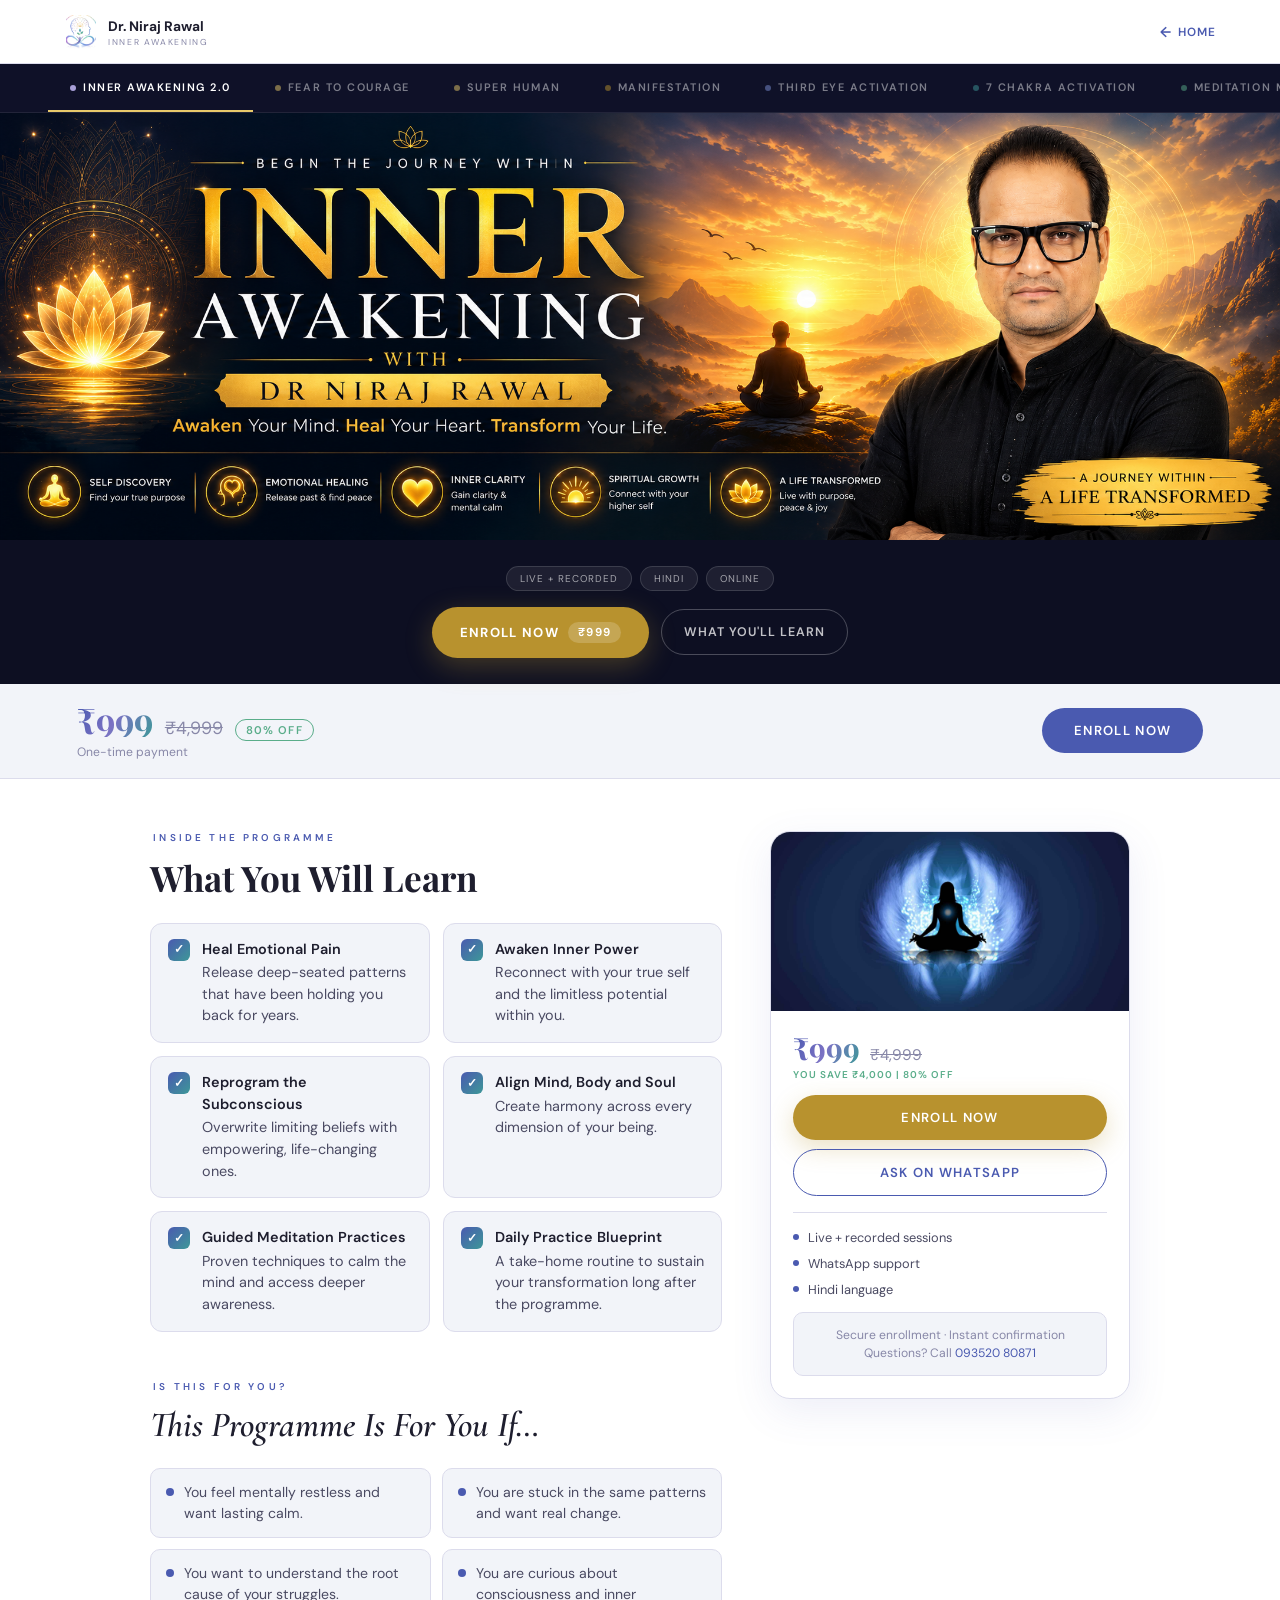
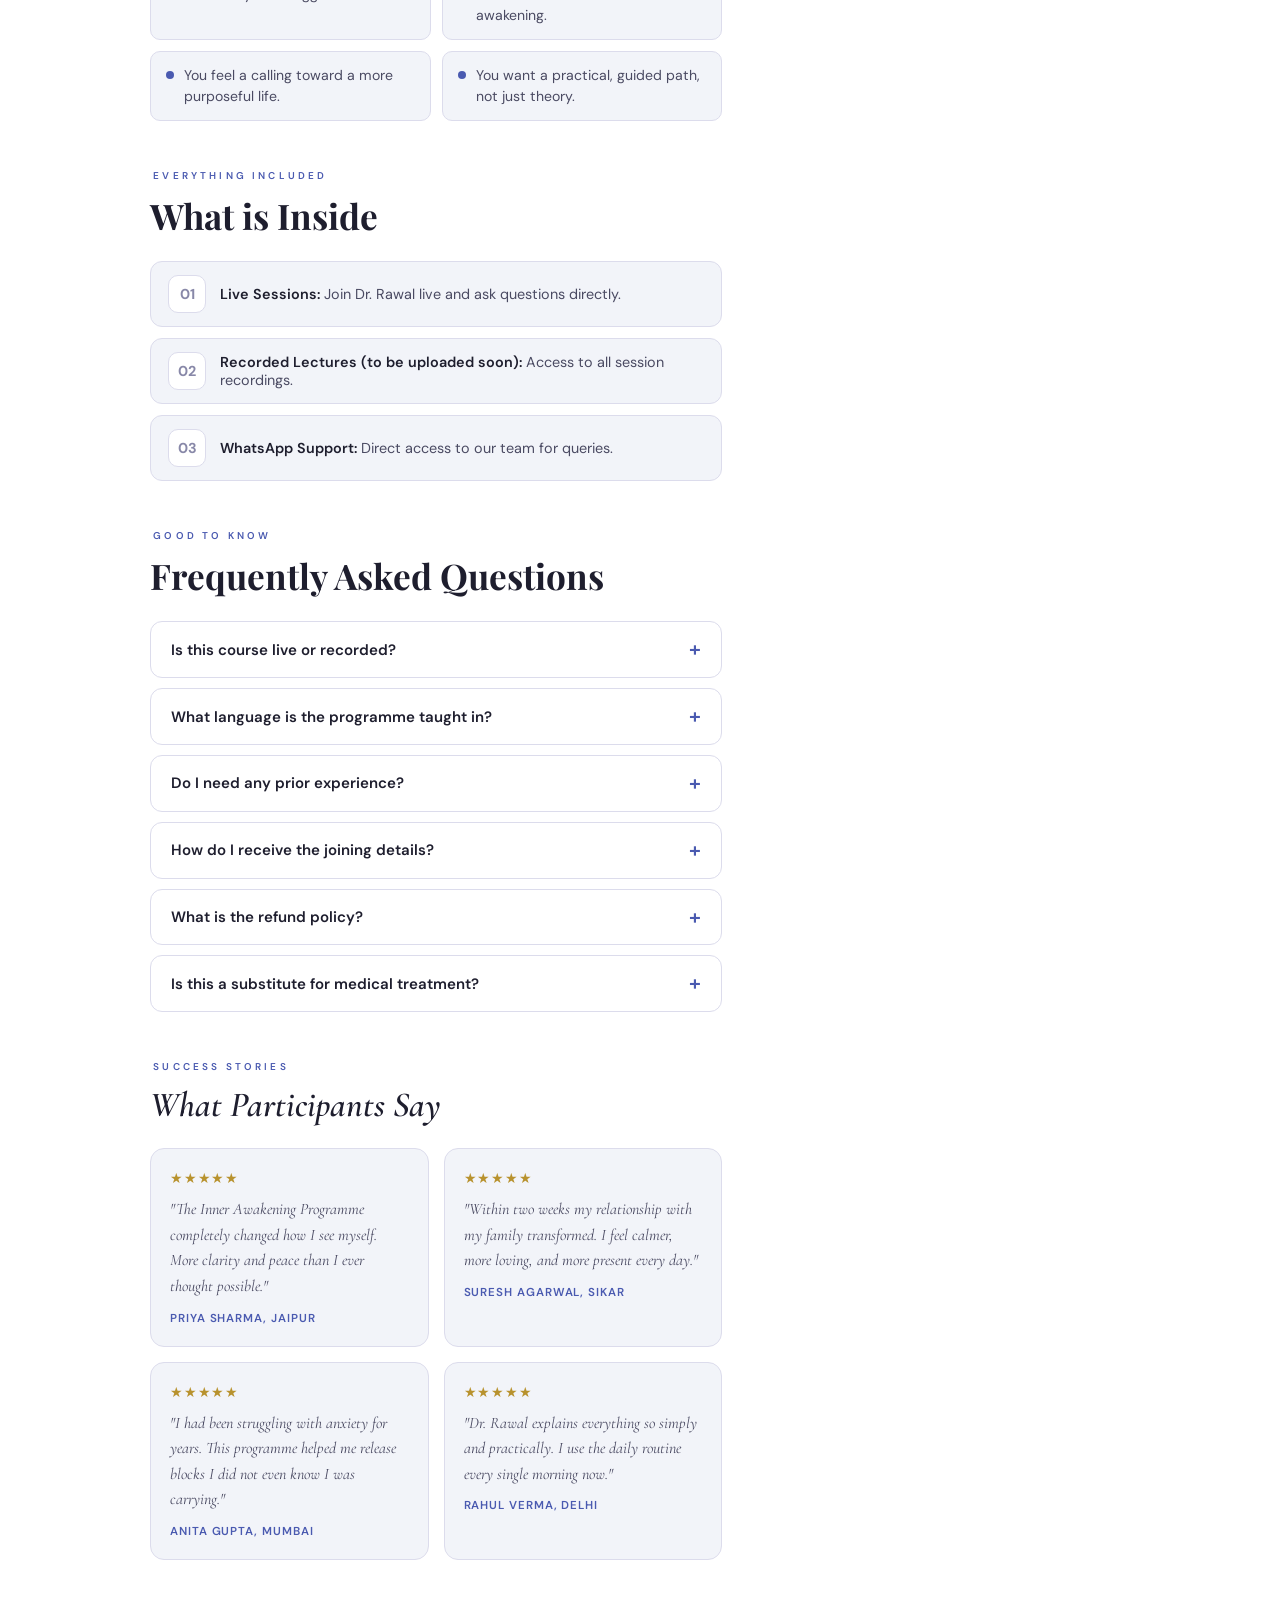
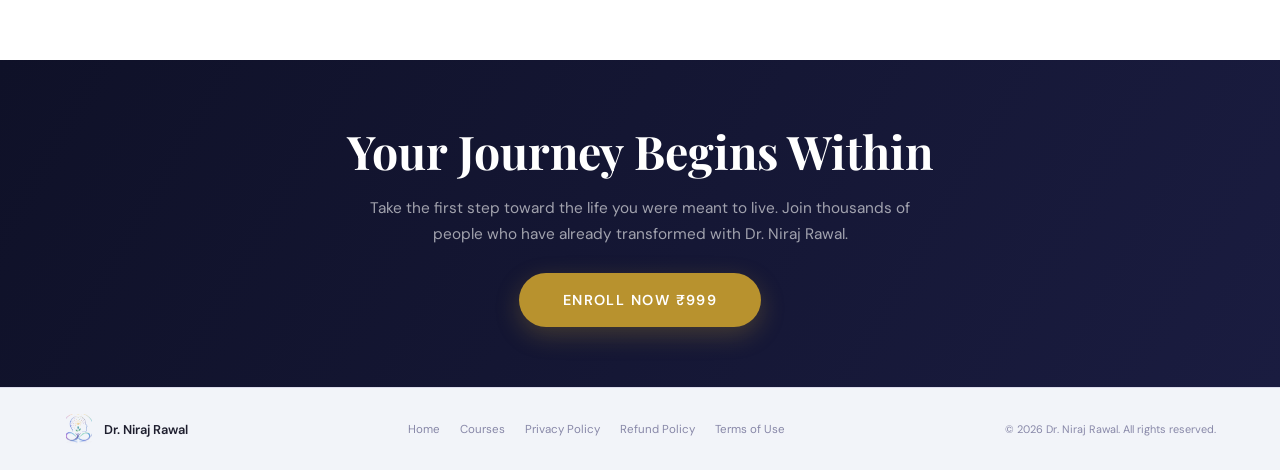
<file: course.html>
<!DOCTYPE html>
<html lang="en">
<head>
<meta charset="UTF-8"/>
<meta name="viewport" content="width=device-width, initial-scale=1.0"/>
<title>Courses | Dr. Niraj Rawal</title>
<link rel="preconnect" href="https://fonts.googleapis.com">
<link rel="preconnect" href="https://fonts.gstatic.com" crossorigin>
<link href="https://fonts.googleapis.com/css2?family=DM+Sans:ital,wght@0,300;0,400;0,500;0,600;0,700;1,400&family=Playfair+Display:ital,wght@0,700;1,400;1,700&family=Cormorant+Garamond:ital,wght@0,600;1,400;1,600&display=swap" rel="stylesheet">
<style>
/* ── TOKENS ── */
:root{
  --white:#ffffff;--bg:#f8f9fc;--bg-soft:#f2f4f9;
  --gold:#b8922e;--gold-light:#e8c96a;
  --periw:#4a5ab0;--periw-mid:#5c6bc0;--lavender:#7b72c4;
  --teal:#3d9898;--mint:#5aad8a;
  --dark:#0f1128;--dark2:#1a1c40;
  --text:#1e1e2e;--text-mid:#4a4a62;--text-soft:#8888a8;
  --border:#dcdcec;
  --grad:linear-gradient(120deg,#4a5ab0,#7b72c4,#3d9898);
}
*,*::before,*::after{margin:0;padding:0;box-sizing:border-box;}
html{scroll-behavior:smooth;}
body{background:var(--white);color:var(--text);font-family:'DM Sans',sans-serif;-webkit-font-smoothing:antialiased;}
img{display:block;max-width:100%;}
a{text-decoration:none;color:inherit;}
::selection{background:#c5caee;color:var(--text);}

/* ── NAV ── */
.nav{
  position:sticky;top:0;z-index:200;
  background:rgba(255,255,255,.97);backdrop-filter:blur(14px);
  border-bottom:1px solid var(--border);
  display:flex;align-items:center;justify-content:space-between;
  padding:0 clamp(18px,5vw,64px);height:64px;
}
.nav-brand{display:flex;align-items:center;gap:10px;}
.nav-logo{width:34px;height:34px;object-fit:contain;}
.nav-brand strong{font-size:.86rem;font-weight:700;color:var(--text);}
.nav-brand span{display:block;font-size:.54rem;letter-spacing:.2em;text-transform:uppercase;color:var(--text-soft);}
.nav-back{font-size:.74rem;font-weight:600;letter-spacing:.08em;text-transform:uppercase;color:var(--periw);display:flex;align-items:center;gap:6px;transition:.25s;}
.nav-back:hover{color:var(--dark);}
.nav-back::before{content:'←';font-size:.9rem;}

/* ── COURSE SELECTOR BAR ── */
.course-selector{
  position:sticky;top:64px;z-index:190;
  background:var(--dark);
  border-bottom:1px solid rgba(255,255,255,.08);
  overflow-x:auto;scrollbar-width:none;
  -webkit-overflow-scrolling:touch;
}
.course-selector::-webkit-scrollbar{display:none;}
.selector-inner{
  display:flex;align-items:stretch;
  min-width:max-content;
  padding:0 clamp(12px,4vw,48px);
}
.sel-btn{
  background:none;border:none;cursor:pointer;
  font-family:'DM Sans',sans-serif;font-size:.68rem;font-weight:600;
  letter-spacing:.14em;text-transform:uppercase;
  color:rgba(255,255,255,.45);
  padding:16px 22px;border-bottom:2px solid transparent;
  transition:.25s;white-space:nowrap;position:relative;
}
.sel-btn:hover{color:rgba(255,255,255,.8);}
.sel-btn.active{color:var(--white);border-bottom-color:var(--gold-light);}
.sel-btn .sel-dot{
  display:inline-block;width:6px;height:6px;border-radius:50%;
  margin-right:7px;vertical-align:middle;background:currentColor;opacity:.5;
}
.sel-btn.active .sel-dot{opacity:1;}

/* ── BUTTONS (non-hero) ── */
.btn{font-family:'DM Sans',sans-serif;font-size:.82rem;font-weight:600;letter-spacing:.1em;text-transform:uppercase;padding:14px 32px;border-radius:30px;cursor:pointer;border:none;display:inline-block;transition:.3s;text-align:center;}
.btn-primary{background:var(--periw);color:var(--white);}
.btn-primary:hover{background:var(--periw-mid);transform:translateY(-2px);box-shadow:0 8px 24px rgba(74,90,176,.3);}
.btn-gold{background:var(--gold);color:var(--white);box-shadow:0 8px 24px rgba(184,146,46,.28);}
.btn-gold:hover{background:var(--gold-light);color:var(--dark);transform:translateY(-2px);}
.btn-periw{background:var(--periw);color:var(--white);}
.btn-periw:hover{background:var(--periw-mid);transform:translateY(-2px);}
.btn-teal{background:var(--teal);color:var(--white);}
.btn-teal:hover{background:#4db8b8;transform:translateY(-2px);box-shadow:0 8px 24px rgba(61,152,152,.3);}
.btn-lavender{background:var(--lavender);color:var(--white);}
.btn-lavender:hover{background:#9089d4;transform:translateY(-2px);}
.btn-mint{background:var(--mint);color:var(--white);}
.btn-mint:hover{background:#6dc49a;transform:translateY(-2px);}
.btn-outline{background:none;border:1.5px solid var(--periw);color:var(--periw);}
.btn-outline:hover{background:var(--periw);color:var(--white);}
.btn-lg{padding:18px 44px;font-size:.9rem;}

/* ── COURSE PANELS ── */
.course-panel{display:none;}
.course-panel.active{display:block;}

/* ════════════════════════════════════════
   HERO, REDESIGNED
════════════════════════════════════════ */
.course-hero{
  position:relative;
  overflow:hidden;
  min-height:480px;
  display:flex;
  flex-direction:row;
}

/* text column, solid background, fully readable, no image behind it */
.course-hero-inner{
  position:relative;
  z-index:2;
  padding:52px clamp(24px,5vw,64px) 104px;
  flex:1 1 auto;
  min-width:0;
  display:flex;
  flex-direction:column;
  justify-content:center;
}

/* image column, fixed-size box so every image displays at the same size */
.course-hero-bg{
  position:relative;
  flex:0 0 420px;
  width:420px;
  height:420px;
  margin:32px;
  align-self:center;
}
.course-hero-bg img{
  width:100%;height:100%;
  object-fit:cover;
  object-position:center center;
  display:block;
  border-radius:18px;
}

@media(max-width:980px){
  .course-hero-bg{flex-basis:320px;width:320px;height:320px;}
}

@media(max-width:820px){
  .course-hero{flex-direction:column;}
  .course-hero-bg{order:-1;width:240px;height:240px;flex-basis:240px;margin:24px auto 0;}
  .course-hero-inner{flex:1 1 auto;padding-bottom:104px;}
}

/* eyebrow */
.course-hero-eyebrow{
  display:flex;align-items:center;gap:10px;margin-bottom:18px;
}
.course-hero-eyebrow-line{
  width:28px;height:2px;border-radius:2px;flex-shrink:0;
}
.course-hero-eyebrow span{
  font-size:.6rem;font-weight:700;letter-spacing:.28em;text-transform:uppercase;
}

/* headline */
.course-hero h1{
  font-family:'Playfair Display',serif;
  font-weight:700;
  font-size:clamp(2.3rem,5.5vw,3.5rem);
  line-height:1.04;
  color:var(--white);
  margin:0 0 6px;
}
.course-hero h1 em{
  display:block;font-style:italic;color:var(--gold-light);
}
.course-hero h1 em.ac-teal{color:#6bc4c4;}
.course-hero h1 em.ac-lavender{color:#b0b8e8;}
.course-hero h1 em.ac-mint{color:#8fd4b4;}

/* hook */
.course-hook{
  margin-top:14px;
  font-family:'Cormorant Garamond',serif;
  font-style:italic;
  font-size:clamp(1rem,2vw,1.2rem);
  color:rgba(255,255,255,.62);
  line-height:1.65;
  max-width:460px;
}

/* pills */
.course-meta-pills{display:flex;gap:8px;flex-wrap:wrap;margin-top:20px;}
.course-meta-pill{
  background:rgba(255,255,255,.07);
  border:1px solid rgba(255,255,255,.13);
  border-radius:20px;
  padding:5px 13px;
  font-size:.62rem;
  letter-spacing:.1em;
  text-transform:uppercase;
  color:rgba(255,255,255,.6);
}

/* CTA row */
.course-hero-ctas{display:flex;gap:12px;flex-wrap:wrap;margin-top:28px;align-items:center;}

.btn-hero-enroll{
  background:var(--gold);
  color:var(--white);
  border:none;border-radius:30px;
  padding:15px 28px;
  font-family:'DM Sans',sans-serif;
  font-size:.82rem;font-weight:700;
  letter-spacing:.1em;text-transform:uppercase;
  cursor:pointer;
  display:inline-flex;align-items:center;gap:9px;
  text-decoration:none;
  transition:.25s;
  box-shadow:0 8px 28px rgba(184,146,46,.32);
}
.btn-hero-enroll:hover{background:var(--gold-light);color:var(--dark);transform:translateY(-2px);}
.btn-hero-enroll .price-chip{
  background:rgba(255,255,255,.18);
  border-radius:20px;padding:3px 10px;
  font-size:.72rem;
}
.btn-hero-enroll.ac-teal-btn{background:var(--teal);box-shadow:0 8px 28px rgba(61,152,152,.32);}
.btn-hero-enroll.ac-teal-btn:hover{background:#4db8b8;color:var(--white);}
.btn-hero-enroll.ac-lavender-btn{background:var(--lavender);box-shadow:0 8px 28px rgba(123,114,196,.32);}
.btn-hero-enroll.ac-lavender-btn:hover{background:#9089d4;color:var(--white);}
.btn-hero-enroll.ac-mint-btn{background:var(--mint);box-shadow:0 8px 28px rgba(90,173,138,.32);}
.btn-hero-enroll.ac-mint-btn:hover{background:#6dc49a;color:var(--white);}

.btn-hero-ghost{
  background:none;
  border:1.5px solid rgba(255,255,255,.25);
  border-radius:30px;padding:14px 22px;
  font-family:'DM Sans',sans-serif;
  font-size:.78rem;font-weight:600;
  letter-spacing:.08em;text-transform:uppercase;
  color:rgba(255,255,255,.75);
  cursor:pointer;text-decoration:none;display:inline-block;transition:.25s;
}
.btn-hero-ghost:hover{border-color:rgba(255,255,255,.55);color:var(--white);}

/* circular savings badge, sits on the image column */
.course-hero-badge{
  position:absolute;top:24px;right:24px;
  z-index:3;
  width:88px;height:88px;border-radius:50%;
  background:rgba(10,12,26,.72);
  border:1px solid rgba(184,146,46,.5);
  backdrop-filter:blur(10px);
  display:flex;flex-direction:column;align-items:center;justify-content:center;
  gap:1px;text-align:center;
}
.hero-badge-save{font-size:.52rem;font-weight:700;letter-spacing:.18em;text-transform:uppercase;color:rgba(255,255,255,.45);}
.hero-badge-pct{font-family:'Playfair Display',serif;font-size:1.6rem;font-weight:700;line-height:1;}
.hero-badge-off{font-size:.58rem;font-weight:700;letter-spacing:.12em;text-transform:uppercase;}

/* stat strip anchored to bottom */
.hero-stat-strip{
  position:absolute;
  bottom:0;left:0;right:0;
  z-index:3;
  display:flex;
  background:rgba(10,12,26,.82);
  backdrop-filter:blur(14px);
  border-top:1px solid rgba(255,255,255,.07);
}
.hero-stat{
  flex:1;
  padding:14px 18px;
  border-right:1px solid rgba(255,255,255,.07);
}
.hero-stat:last-child{border-right:none;}
.hero-stat-val{
  font-family:'Playfair Display',serif;
  font-size:1.2rem;font-weight:700;line-height:1.1;
}
.hero-stat-label{
  font-size:.58rem;font-weight:600;
  letter-spacing:.12em;text-transform:uppercase;
  color:rgba(255,255,255,.4);margin-top:3px;
}

@media(max-width:820px){
  .course-hero-inner{max-width:100%;}
  .course-hero-badge{width:72px;height:72px;}
  .hero-badge-pct{font-size:1.3rem;}
  .hero-stat-val{font-size:1rem;}
  .hero-stat{padding:12px 12px;}
}
@media(max-width:500px){
  .course-hero-badge{display:none;}
  .hero-stat-label{font-size:.52rem;}
}

/* ── PHOTO-WALLPAPER HERO VARIANT (used when a finished banner image already contains the title/branding) ──
   The image is shown at its own natural aspect ratio (never cropped), and all interactive
   elements (pills, CTA buttons, stat strip) sit in a solid bar BELOW the photo so nothing
   overlaps the artwork or its baked-in text. */
.course-hero-photo{
  display:block;
  min-height:0;
  overflow:visible;
}
.course-hero-photo-img{
  width:100%;
  height:auto;
  display:block;
}
.course-hero-photo-below{
  position:relative;
  z-index:2;
  display:flex;
  flex-direction:column;
  align-items:center;
  gap:16px;
  padding:26px clamp(20px,5vw,64px);
}
.course-hero-photo .course-meta-pills{margin-top:0;justify-content:center;}
.course-hero-photo .course-hero-ctas{justify-content:center;margin-top:0;}
.course-hero-photo .hero-stat-strip{position:relative;backdrop-filter:none;}

/* ── PRICE BAND ── */
.price-band{background:var(--bg-soft);border-bottom:1px solid var(--border);padding:18px clamp(20px,6vw,80px);display:flex;align-items:center;justify-content:space-between;flex-wrap:wrap;gap:14px;}
.price-band-left{display:flex;align-items:baseline;gap:12px;flex-wrap:wrap;}
.price-now{font-family:'Playfair Display',serif;font-weight:700;font-size:2.2rem;line-height:1;}
.price-was{font-size:1.1rem;color:var(--text-soft);text-decoration:line-through;}
.price-save{font-size:.7rem;font-weight:600;letter-spacing:.1em;text-transform:uppercase;color:var(--mint);border:1px solid var(--mint);padding:3px 10px;border-radius:20px;}
.price-note{font-size:.76rem;color:var(--text-soft);margin-top:3px;}

/* ── LAYOUT ── */
.course-layout{max-width:1100px;margin:0 auto;padding:52px clamp(20px,6vw,60px);display:grid;grid-template-columns:1fr 360px;gap:48px;align-items:start;}
@media(max-width:900px){.course-layout{grid-template-columns:1fr;}.course-sidebar{order:-1;}}

/* ── MAIN CONTENT ── */
.content-block{margin-bottom:48px;}
.sec-kicker{font-size:.62rem;letter-spacing:.32em;text-transform:uppercase;font-weight:600;text-indent:.32em;margin-bottom:10px;}
.content-block h2{font-family:'Playfair Display',serif;font-weight:700;font-size:clamp(1.6rem,3.5vw,2.2rem);color:var(--text);margin-bottom:22px;}
.content-block h2.cormorant{font-family:'Cormorant Garamond',serif;font-style:italic;font-weight:600;}

/* learn grid */
.learn-grid{display:grid;grid-template-columns:1fr 1fr;gap:13px;}
@media(max-width:600px){.learn-grid{grid-template-columns:1fr;}}
.learn-item{display:flex;gap:12px;align-items:flex-start;background:var(--bg-soft);border:1px solid var(--border);border-radius:12px;padding:15px 17px;}
.learn-check{width:22px;height:22px;border-radius:6px;flex:none;display:grid;place-items:center;color:var(--white);font-size:.72rem;font-weight:700;}
.learn-item p{font-size:.9rem;color:var(--text-mid);line-height:1.5;}
.learn-item p b{display:block;color:var(--text);font-weight:600;margin-bottom:2px;}

/* who grid */
.who-grid{display:grid;grid-template-columns:1fr 1fr;gap:11px;}
@media(max-width:600px){.who-grid{grid-template-columns:1fr;}}
.who-item{display:flex;gap:10px;align-items:flex-start;padding:13px 15px;border-radius:10px;background:var(--bg-soft);border:1px solid var(--border);font-size:.88rem;color:var(--text-mid);line-height:1.5;}
.who-dot{width:8px;height:8px;border-radius:50%;flex:none;margin-top:6px;}

/* includes */
.includes-list{display:flex;flex-direction:column;gap:11px;}
.inc-item{display:flex;align-items:center;gap:14px;padding:13px 17px;border-radius:12px;background:var(--bg-soft);border:1px solid var(--border);}
.inc-icon{width:38px;height:38px;border-radius:10px;flex:none;border:1px solid var(--border);display:grid;place-items:center;font-size:.9rem;font-weight:700;color:var(--text-soft);background:var(--white);}
.inc-item span{font-size:.9rem;color:var(--text-mid);}
.inc-item b{color:var(--text);font-weight:600;}

/* chakra special list */
.chakra-list{display:flex;flex-direction:column;gap:12px;}
.chakra-item{display:flex;gap:16px;align-items:flex-start;background:var(--bg-soft);border:1px solid var(--border);border-radius:14px;padding:16px 18px;transition:.25s;}
.chakra-item:hover{box-shadow:0 6px 24px rgba(61,152,152,.1);transform:translateX(4px);}
.chakra-dot{width:38px;height:38px;border-radius:50%;flex:none;display:grid;place-items:center;font-size:.52rem;font-weight:700;letter-spacing:.04em;text-transform:uppercase;color:var(--white);text-align:center;line-height:1.2;}
.chakra-content b{display:block;font-size:.94rem;color:var(--text);font-weight:700;}
.chakra-content p{font-size:.88rem;color:var(--text-mid);line-height:1.5;margin-top:2px;}

/* FAQ */
.faq-list{display:flex;flex-direction:column;gap:10px;}
.faq-item{border:1px solid var(--border);border-radius:12px;overflow:hidden;background:var(--white);}
.faq-q{width:100%;background:none;border:none;cursor:pointer;padding:17px 20px;display:flex;justify-content:space-between;align-items:center;gap:14px;font-family:'DM Sans',sans-serif;font-size:.94rem;font-weight:600;color:var(--text);text-align:left;transition:.25s;}
.faq-q:hover{color:var(--periw);}
.faq-plus{font-size:1.3rem;flex:none;transition:transform .3s;line-height:1;color:var(--periw);}
.faq-item.open .faq-plus{transform:rotate(45deg);}
.faq-a{max-height:0;overflow:hidden;transition:max-height .35s ease;}
.faq-a p{padding:0 20px 17px;font-size:.88rem;color:var(--text-mid);line-height:1.65;}

/* testimonials */
.course-testi-grid{display:grid;grid-template-columns:1fr 1fr;gap:15px;}
@media(max-width:600px){.course-testi-grid{grid-template-columns:1fr;}}
.course-testi{background:var(--bg-soft);border:1px solid var(--border);border-radius:14px;padding:20px 19px;}
.testi-stars{color:var(--gold);font-size:.86rem;letter-spacing:.06em;margin-bottom:10px;}
.course-testi p{font-family:'Cormorant Garamond',serif;font-style:italic;font-size:1rem;color:var(--text-mid);line-height:1.6;margin-bottom:11px;}
.testi-who{font-size:.72rem;font-weight:600;letter-spacing:.08em;text-transform:uppercase;}

/* ── SIDEBAR ── */
.course-sidebar{position:sticky;top:130px;align-self:start;}
@media(max-width:900px){
  .course-sidebar{position:static;top:auto;}
}
.sidebar-card{background:var(--white);border:1px solid var(--border);border-radius:20px;overflow:hidden;box-shadow:0 12px 40px rgba(74,90,176,.1);}
.sidebar-img{width:100%;height:auto;display:block;}
.sidebar-body{padding:22px;}
.sidebar-price{display:flex;align-items:baseline;gap:10px;margin-bottom:3px;}
.sidebar-price-now{font-family:'Playfair Display',serif;font-weight:700;font-size:1.9rem;line-height:1;}
.sidebar-price-was{font-size:.96rem;color:var(--text-soft);text-decoration:line-through;}
.sidebar-save{font-size:.62rem;font-weight:600;letter-spacing:.1em;text-transform:uppercase;color:var(--mint);margin-bottom:14px;}
.sidebar-body .btn{width:100%;margin-bottom:9px;display:block;}
.sidebar-includes{margin-top:16px;border-top:1px solid var(--border);padding-top:16px;display:flex;flex-direction:column;gap:9px;}
.si-row{display:flex;align-items:center;gap:9px;font-size:.8rem;color:var(--text-mid);}
.si-dot{width:6px;height:6px;border-radius:50%;flex:none;}
.sidebar-guarantee{margin-top:14px;padding:13px;border-radius:10px;background:var(--bg-soft);border:1px solid var(--border);text-align:center;font-size:.76rem;color:var(--text-soft);line-height:1.5;}

/* ── CTA BANNER ── */
.cta-banner{padding:60px clamp(20px,6vw,80px);text-align:center;}
.cta-banner h2{font-family:'Playfair Display',serif;font-weight:700;font-size:clamp(1.8rem,4.5vw,2.9rem);color:var(--white);}
.cta-banner p{margin-top:13px;font-size:.96rem;color:rgba(255,255,255,.6);line-height:1.7;max-width:540px;margin-left:auto;margin-right:auto;}
.cta-banner .cta-btn{margin-top:26px;}

/* ── FOOTER ── */
.course-footer{background:var(--bg-soft);border-top:1px solid var(--border);padding:26px clamp(20px,5vw,64px);display:flex;flex-wrap:wrap;gap:14px;align-items:center;justify-content:space-between;}
.course-footer-brand{display:flex;align-items:center;gap:10px;}
.course-footer-brand img{width:30px;height:30px;object-fit:contain;}
.course-footer-brand span{font-size:.8rem;font-weight:600;color:var(--text);}
.course-footer-links{display:flex;gap:20px;flex-wrap:wrap;}
.course-footer-links a{font-size:.72rem;color:var(--text-soft);transition:.2s;}
.course-footer-links a:hover{color:var(--periw);}
.course-footer p{font-size:.68rem;color:var(--text-soft);}

/* ── ENROLLMENT MODAL ── */
.enroll-overlay{position:fixed;inset:0;z-index:999;background:rgba(10,10,30,.85);backdrop-filter:blur(8px);display:flex;align-items:center;justify-content:center;opacity:0;pointer-events:none;transition:opacity .35s ease;padding:16px;}
.enroll-overlay.open{opacity:1;pointer-events:all;}
.enroll-modal{background:#fff;border-radius:24px;width:100%;max-width:480px;max-height:90vh;overflow-y:auto;transform:translateY(28px) scale(.97);transition:transform .35s ease;box-shadow:0 32px 80px rgba(0,0,0,.35);}
.enroll-overlay.open .enroll-modal{transform:translateY(0) scale(1);}
.enroll-modal-top{padding:28px 28px 0;display:flex;align-items:flex-start;justify-content:space-between;gap:12px;}
.enroll-modal-title{font-family:'Playfair Display',serif;font-size:1.45rem;font-weight:700;color:#0f1128;line-height:1.2;}
.enroll-modal-sub{font-size:.8rem;color:#8888a8;margin-top:4px;}
.enroll-close{background:none;border:none;cursor:pointer;font-size:1.2rem;color:#8888a8;padding:4px;line-height:1;flex:none;transition:.2s;}
.enroll-close:hover{color:#0f1128;}
.enroll-course-badge{margin:14px 28px 0;background:#f2f4f9;border-radius:10px;padding:10px 14px;display:flex;align-items:center;gap:10px;}
.enroll-course-dot{width:10px;height:10px;border-radius:50%;flex:none;}
.enroll-course-name{font-size:.82rem;font-weight:600;color:#1e1e2e;}
.enroll-course-price{font-size:.78rem;color:#8888a8;margin-left:auto;}
.enroll-form{padding:20px 28px 28px;display:flex;flex-direction:column;gap:14px;}
.enroll-field{display:flex;flex-direction:column;gap:6px;}
.enroll-field label{font-size:.72rem;font-weight:600;letter-spacing:.1em;text-transform:uppercase;color:#4a4a62;}
.enroll-field input,.enroll-field select{font-family:'DM Sans',sans-serif;font-size:.9rem;border:1.5px solid #dcdcec;border-radius:10px;padding:12px 14px;outline:none;transition:border-color .2s,box-shadow .2s;color:#1e1e2e;background:#fff;width:100%;}
.enroll-field input:focus,.enroll-field select:focus{border-color:#4a5ab0;box-shadow:0 0 0 3px rgba(74,90,176,.12);}
.enroll-field input::placeholder{color:#b0b0c8;}
.enroll-row{display:grid;grid-template-columns:1fr 1fr;gap:12px;}
.enroll-submit{font-family:'DM Sans',sans-serif;font-size:.88rem;font-weight:700;letter-spacing:.1em;text-transform:uppercase;padding:16px;border-radius:30px;border:none;cursor:pointer;color:#fff;width:100%;margin-top:6px;transition:.3s;}
.enroll-submit:hover{transform:translateY(-2px);filter:brightness(1.1);}
.enroll-submit:disabled{opacity:.6;cursor:not-allowed;transform:none;}
.enroll-note{font-size:.72rem;color:#8888a8;text-align:center;line-height:1.5;}
.enroll-note a{color:#4a5ab0;}
.enroll-success{padding:48px 28px;text-align:center;display:none;flex-direction:column;align-items:center;gap:12px;}
.enroll-success.show{display:flex;}
.enroll-form.hide{display:none;}
.success-icon{width:64px;height:64px;border-radius:50%;display:grid;place-items:center;font-size:1.8rem;margin-bottom:8px;}
.enroll-success h3{font-family:'Playfair Display',serif;font-size:1.4rem;color:#0f1128;}
.enroll-success p{font-size:.88rem;color:#8888a8;line-height:1.6;max-width:320px;}
.enroll-success .redirect-note{font-size:.76rem;color:#4a5ab0;margin-top:8px;}
</style>
</head>
<script src="courses-fix.js"></script>
<body>

<!-- NAV -->
<nav class="nav">
  <div class="nav-brand">
    <img src="logo-centre.png" alt="Logo" class="nav-logo"/>
    <div><strong>Dr. Niraj Rawal</strong><span>Inner Awakening</span></div>
  </div>
  <a href="index.html" class="nav-back">Home</a>
</nav>

<!-- COURSE SELECTOR -->
<div class="course-selector">
  <div class="selector-inner">
    <button class="sel-btn active" data-course="inner">
      <span class="sel-dot" style="background:#a89fd8;"></span>Inner Awakening 2.0
    </button>
    <button class="sel-btn" data-course="fear">
      <span class="sel-dot" style="background:#e8c96a;"></span>Fear to Courage
    </button>
    <button class="sel-btn" data-course="superhuman">
      <span class="sel-dot" style="background:#e8c96a;"></span>Super Human
    </button>
    <button class="sel-btn" data-course="manifestation">
      <span class="sel-dot" style="background:#b8922e;"></span>Manifestation
    </button>
    <button class="sel-btn" data-course="thirdeye">
      <span class="sel-dot" style="background:#7b8fd4;"></span>Third Eye Activation
    </button>
    <button class="sel-btn" data-course="chakra">
      <span class="sel-dot" style="background:#3d9898;"></span>7 Chakra Activation
    </button>
    <button class="sel-btn" data-course="meditation">
      <span class="sel-dot" style="background:#5aad8a;"></span>Meditation Mastery
    </button>
  </div>
</div>


<!-- ════════════════════════════════════════════════════
     PANEL 1, INNER AWAKENING 2.0
════════════════════════════════════════════════════ -->
<div class="course-panel active" id="panel-inner">

  <div class="course-hero course-hero-photo">
    <img src="inner-awakening-hero.jpg" alt="Inner Awakening Programme 2.0 with Dr. Niraj Rawal" class="course-hero-photo-img">

    <div class="course-hero-photo-below" style="background:#0d0f22;">
      <div class="course-meta-pills">
        <span class="course-meta-pill">Live + Recorded</span>
        <span class="course-meta-pill">Hindi</span>
        <span class="course-meta-pill">Online</span>
        <span class="course-meta-pill">Certificate</span>
      </div>
      <div class="course-hero-ctas">
        <a href="#enroll-inner" class="btn-hero-enroll">Enroll Now <span class="price-chip">₹999</span></a>
        <a href="#learn-inner" class="btn-hero-ghost">What You'll Learn</a>
      </div>
    </div>

    <div class="hero-stat-strip">
      <div class="hero-stat">
        <div class="hero-stat-val" style="color:var(--gold-light);">5,000+</div>
        <div class="hero-stat-label">Students enrolled</div>
      </div>
      <div class="hero-stat">
        <div class="hero-stat-val" style="color:var(--gold-light);">₹999</div>
        <div class="hero-stat-label">One-time payment</div>
      </div>
      <div class="hero-stat">
        <div class="hero-stat-val" style="color:var(--gold-light);">Lifetime</div>
        <div class="hero-stat-label">Recording access</div>
      </div>
      <div class="hero-stat">
        <div class="hero-stat-val" style="color:var(--gold-light);">4.9 ★</div>
        <div class="hero-stat-label">Average rating</div>
      </div>
    </div>
  </div>

  <div class="price-band">
    <div>
      <div class="price-band-left">
        <div class="price-now" style="background:var(--grad);-webkit-background-clip:text;background-clip:text;-webkit-text-fill-color:transparent;">₹999</div>
        <div class="price-was">₹4,999</div>
        <div class="price-save">80% off</div>
      </div>
      <div class="price-note">One-time payment · Lifetime recording access · Certificate included</div>
    </div>
    <a href="#enroll-inner" class="btn btn-primary">Enroll Now</a>
  </div>

  <div class="course-layout">
    <div class="course-main">

      <div class="content-block" id="learn-inner">
        <div class="sec-kicker" style="color:var(--periw);">Inside the Programme</div>
        <h2>What You Will Learn</h2>
        <div class="learn-grid">
          <div class="learn-item"><div class="learn-check" style="background:linear-gradient(135deg,var(--periw),var(--teal));">✓</div><p><b>Heal Emotional Pain</b>Release deep-seated patterns that have been holding you back for years.</p></div>
          <div class="learn-item"><div class="learn-check" style="background:linear-gradient(135deg,var(--periw),var(--teal));">✓</div><p><b>Awaken Inner Power</b>Reconnect with your true self and the limitless potential within you.</p></div>
          <div class="learn-item"><div class="learn-check" style="background:linear-gradient(135deg,var(--periw),var(--teal));">✓</div><p><b>Reprogram the Subconscious</b>Overwrite limiting beliefs with empowering, life-changing ones.</p></div>
          <div class="learn-item"><div class="learn-check" style="background:linear-gradient(135deg,var(--periw),var(--teal));">✓</div><p><b>Align Mind, Body and Soul</b>Create harmony across every dimension of your being.</p></div>
          <div class="learn-item"><div class="learn-check" style="background:linear-gradient(135deg,var(--periw),var(--teal));">✓</div><p><b>Guided Meditation Practices</b>Proven techniques to calm the mind and access deeper awareness.</p></div>
          <div class="learn-item"><div class="learn-check" style="background:linear-gradient(135deg,var(--periw),var(--teal));">✓</div><p><b>Daily Practice Blueprint</b>A take-home routine to sustain your transformation long after the programme.</p></div>
        </div>
      </div>

      <div class="content-block">
        <div class="sec-kicker" style="color:var(--periw);">Is This For You?</div>
        <h2 class="cormorant">This Programme Is For You If…</h2>
        <div class="who-grid">
          <div class="who-item"><div class="who-dot" style="background:var(--periw);"></div>You feel mentally restless and want lasting calm.</div>
          <div class="who-item"><div class="who-dot" style="background:var(--periw);"></div>You are stuck in the same patterns and want real change.</div>
          <div class="who-item"><div class="who-dot" style="background:var(--periw);"></div>You want to understand the root cause of your struggles.</div>
          <div class="who-item"><div class="who-dot" style="background:var(--periw);"></div>You are curious about consciousness and inner awakening.</div>
          <div class="who-item"><div class="who-dot" style="background:var(--periw);"></div>You feel a calling toward a more purposeful life.</div>
          <div class="who-item"><div class="who-dot" style="background:var(--periw);"></div>You want a practical, guided path, not just theory.</div>
        </div>
      </div>

      <div class="content-block">
        <div class="sec-kicker" style="color:var(--periw);">Everything Included</div>
        <h2>What is Inside</h2>
        <div class="includes-list">
          <div class="inc-item"><div class="inc-icon">01</div><span><b>Live Sessions:</b> Join Dr. Rawal live and ask questions directly.</span></div>
          <div class="inc-item"><div class="inc-icon">02</div><span><b>Recorded Lectures (to be uploaded soon):</b> Lifetime access to all session recordings.</span></div>
          <div class="inc-item"><div class="inc-icon">03</div><span><b>Certificate of Completion:</b> Awarded upon finishing the programme.</span></div>
          <div class="inc-item"><div class="inc-icon">04</div><span><b>WhatsApp Support:</b> Direct access to our team for queries.</span></div>
        </div>
      </div>

      <div class="content-block">
        <div class="sec-kicker" style="color:var(--periw);">Good to Know</div>
        <h2>Frequently Asked Questions</h2>
        <div class="faq-list">
          <div class="faq-item"><button class="faq-q">Is this course live or recorded? <span class="faq-plus">+</span></button><div class="faq-a"><p>You get both. Live sessions with Dr. Rawal run on scheduled dates, and all recordings are available for lifetime access immediately after each session.</p></div></div>
          <div class="faq-item"><button class="faq-q">What language is the programme taught in? <span class="faq-plus">+</span></button><div class="faq-a"><p>The programme is taught in Hindi, making it fully accessible to participants across India.</p></div></div>
          <div class="faq-item"><button class="faq-q">Do I need any prior experience? <span class="faq-plus">+</span></button><div class="faq-a"><p>None at all. This programme is designed for beginners and experienced practitioners alike. Everything is guided step by step.</p></div></div>
          <div class="faq-item"><button class="faq-q">How do I receive the joining details? <span class="faq-plus">+</span></button><div class="faq-a"><p>After enrollment and payment confirmation, the joining link and schedule are sent directly to your WhatsApp and email.</p></div></div>
          <div class="faq-item"><button class="faq-q">What is the refund policy? <span class="faq-plus">+</span></button><div class="faq-a"><p>Please refer to our Refund Policy page for full details. We are committed to your satisfaction and will address any concerns through our support team.</p></div></div>
          <div class="faq-item"><button class="faq-q">Is this a substitute for medical treatment? <span class="faq-plus">+</span></button><div class="faq-a"><p>No. This is a coaching and personal growth programme. It is not medical or psychological treatment. For health concerns, please consult a qualified professional.</p></div></div>
        </div>
      </div>

      <div class="content-block">
        <div class="sec-kicker" style="color:var(--periw);">Success Stories</div>
        <h2 class="cormorant">What Participants Say</h2>
        <div class="course-testi-grid">
          <div class="course-testi"><div class="testi-stars">★★★★★</div><p>"The Inner Awakening Programme completely changed how I see myself. More clarity and peace than I ever thought possible."</p><div class="testi-who" style="color:var(--periw);">Priya Sharma, Jaipur</div></div>
          <div class="course-testi"><div class="testi-stars">★★★★★</div><p>"Within two weeks my relationship with my family transformed. I feel calmer, more loving, and more present every day."</p><div class="testi-who" style="color:var(--periw);">Suresh Agarwal, Sikar</div></div>
          <div class="course-testi"><div class="testi-stars">★★★★★</div><p>"I had been struggling with anxiety for years. This programme helped me release blocks I did not even know I was carrying."</p><div class="testi-who" style="color:var(--periw);">Anita Gupta, Mumbai</div></div>
          <div class="course-testi"><div class="testi-stars">★★★★★</div><p>"Dr. Rawal explains everything so simply and practically. I use the daily routine every single morning now."</p><div class="testi-who" style="color:var(--periw);">Rahul Verma, Delhi</div></div>
        </div>
      </div>

    </div>

    <div class="course-sidebar">
      <div class="sidebar-card" id="enroll-inner">
        <img src="image6.jpg" alt="Inner Awakening" class="sidebar-img">
        <div class="sidebar-body">
          <div class="sidebar-price">
            <div class="sidebar-price-now" style="background:var(--grad);-webkit-background-clip:text;background-clip:text;-webkit-text-fill-color:transparent;">₹999</div>
            <div class="sidebar-price-was">₹4,999</div>
          </div>
          <div class="sidebar-save">You save ₹4,000 | 80% off</div>
          <a href="https://wa.me/919352080871?text=I%20want%20to%20enroll%20in%20Inner%20Awakening%20Programme%202.0" class="btn btn-gold" target="_blank" rel="noopener">Enroll Now</a>
          <a href="https://wa.me/919352080871" class="btn btn-outline" target="_blank" rel="noopener">Ask on WhatsApp</a>
          <div class="sidebar-includes">
            <div class="si-row"><div class="si-dot" style="background:var(--periw);"></div>Live + recorded sessions</div>
            <div class="si-row"><div class="si-dot" style="background:var(--periw);"></div>Lifetime recording access</div>
            <div class="si-row"><div class="si-dot" style="background:var(--periw);"></div>Certificate of completion</div>
            <div class="si-row"><div class="si-dot" style="background:var(--periw);"></div>WhatsApp support</div>
            <div class="si-row"><div class="si-dot" style="background:var(--periw);"></div>Hindi language</div>
          </div>
          <div class="sidebar-guarantee">Secure enrollment · Instant confirmation<br>Questions? Call <a href="tel:09352080871" style="color:var(--periw);">093520 80871</a></div>
        </div>
      </div>
    </div>
  </div>

  <div class="cta-banner" style="background:linear-gradient(120deg,var(--dark),var(--dark2));">
    <h2>Your Journey Begins Within</h2>
    <p>Take the first step toward the life you were meant to live. Join thousands of people who have already transformed with Dr. Niraj Rawal.</p>
    <a href="https://wa.me/919352080871?text=I%20want%20to%20enroll%20in%20Inner%20Awakening%20Programme%202.0" class="btn btn-gold btn-lg cta-btn" target="_blank" rel="noopener">Enroll Now ₹999</a>
  </div>
</div>


<!-- ════════════════════════════════════════════════════
     PANEL 2, SUPER HUMAN
════════════════════════════════════════════════════ -->
<div class="course-panel" id="panel-fear">

  <div class="course-hero course-hero-photo">
    <img src="fear-to-courage-hero.jpg" alt="Fear to Courage with Dr. Niraj Rawal" class="course-hero-photo-img">

    <div class="course-hero-photo-below" style="background:#0a1224;">
      <div class="course-meta-pills">
        <span class="course-meta-pill">Live + Recorded</span>
        <span class="course-meta-pill">Hindi</span>
        <span class="course-meta-pill">Online</span>
        <span class="course-meta-pill">Certificate</span>
      </div>
      <div class="course-hero-ctas">
        <a href="#enroll-fear" class="btn-hero-enroll">Enroll Now <span class="price-chip">₹999</span></a>
        <a href="#learn-fear" class="btn-hero-ghost">What You'll Learn</a>
      </div>
    </div>

    <div class="hero-stat-strip">
      <div class="hero-stat">
        <div class="hero-stat-val" style="color:var(--gold-light);">5</div>
        <div class="hero-stat-label">Core fears covered</div>
      </div>
      <div class="hero-stat">
        <div class="hero-stat-val" style="color:var(--gold-light);">₹999</div>
        <div class="hero-stat-label">One-time payment</div>
      </div>
      <div class="hero-stat">
        <div class="hero-stat-val" style="color:var(--gold-light);">Lifetime</div>
        <div class="hero-stat-label">Recording access</div>
      </div>
      <div class="hero-stat">
        <div class="hero-stat-val" style="color:var(--gold-light);">Hindi</div>
        <div class="hero-stat-label">Language</div>
      </div>
    </div>
  </div>

  <div class="price-band">
    <div>
      <div class="price-band-left">
        <div class="price-now" style="background:linear-gradient(120deg,var(--gold),var(--gold-light));-webkit-background-clip:text;background-clip:text;-webkit-text-fill-color:transparent;">₹999</div>
        <div class="price-was">₹4,999</div>
        <div class="price-save">80% off</div>
      </div>
      <div class="price-note">One-time payment · Lifetime recording access · Certificate included</div>
    </div>
    <a href="#enroll-fear" class="btn btn-gold">Enroll Now</a>
  </div>

  <div class="course-layout">
    <div class="course-main">

      <div class="content-block" id="learn-fear">
        <div class="sec-kicker" style="color:var(--gold);">Inside the Programme</div>
        <h2>What You Will Learn</h2>
        <div class="learn-grid">
          <div class="learn-item"><div class="learn-check" style="background:linear-gradient(135deg,var(--gold),var(--gold-light));">✓</div><p><b>The Root Cause of Fear</b>How early experiences quietly install fear as a habit, then an identity.</p></div>
          <div class="learn-item"><div class="learn-check" style="background:linear-gradient(135deg,var(--gold),var(--gold-light));">✓</div><p><b>Fear of Rejection</b>Why you shrink your opinions and let others decide for you, and how to stop.</p></div>
          <div class="learn-item"><div class="learn-check" style="background:linear-gradient(135deg,var(--gold),var(--gold-light));">✓</div><p><b>Fear of Failure</b>Turn "not yet" into real action, one small step at a time.</p></div>
          <div class="learn-item"><div class="learn-check" style="background:linear-gradient(135deg,var(--gold),var(--gold-light));">✓</div><p><b>Fear of Loss &amp; Not Being Enough</b>Loosen the grip of control and finally see your own value.</p></div>
          <div class="learn-item"><div class="learn-check" style="background:linear-gradient(135deg,var(--gold),var(--gold-light));">✓</div><p><b>Fear of Uncertainty</b>A practical framework for making decisions when the outcome is unclear.</p></div>
          <div class="learn-item"><div class="learn-check" style="background:linear-gradient(135deg,var(--gold),var(--gold-light));">✓</div><p><b>Build Lasting Courage</b>Daily courage-building practices that keep you moving forward.</p></div>
        </div>
      </div>

      <div class="content-block">
        <div class="sec-kicker" style="color:var(--gold);">Is This For You?</div>
        <h2 class="cormorant">This Programme Is For You If…</h2>
        <div class="who-grid">
          <div class="who-item"><div class="who-dot" style="background:var(--gold);"></div>Overthinking and "what if" thoughts keep you stuck.</div>
          <div class="who-item"><div class="who-dot" style="background:var(--gold);"></div>You hold back your opinions for fear of being judged or rejected.</div>
          <div class="who-item"><div class="who-dot" style="background:var(--gold);"></div>You delay decisions because you are afraid of failing.</div>
          <div class="who-item"><div class="who-dot" style="background:var(--gold);"></div>You often feel you are not enough, however much you do.</div>
          <div class="who-item"><div class="who-dot" style="background:var(--gold);"></div>You want to understand where your fear actually comes from.</div>
          <div class="who-item"><div class="who-dot" style="background:var(--gold);"></div>You want a practical, guided path to confidence, not just motivation.</div>
        </div>
      </div>

      <div class="content-block">
        <div class="sec-kicker" style="color:var(--gold);">Everything Included</div>
        <h2>What is Inside</h2>
        <div class="includes-list">
          <div class="inc-item"><div class="inc-icon">01</div><span><b>Live Sessions:</b> Join Dr. Rawal live and ask questions directly.</span></div>
          <div class="inc-item"><div class="inc-icon">02</div><span><b>Recorded Lectures:</b> Lifetime access to all session recordings.</span></div>
          <div class="inc-item"><div class="inc-icon">03</div><span><b>Certificate of Completion:</b> Awarded upon finishing the programme.</span></div>
          <div class="inc-item"><div class="inc-icon">04</div><span><b>WhatsApp Support:</b> Direct access to our team for queries.</span></div>
        </div>
      </div>

      <div class="content-block">
        <div class="sec-kicker" style="color:var(--gold);">Good to Know</div>
        <h2>Frequently Asked Questions</h2>
        <div class="faq-list">
          <div class="faq-item"><button class="faq-q">Is this course live or recorded? <span class="faq-plus">+</span></button><div class="faq-a"><p>You get both. Live sessions run on scheduled dates and all recordings are available for lifetime access immediately after each session.</p></div></div>
          <div class="faq-item"><button class="faq-q">What language is the programme taught in? <span class="faq-plus">+</span></button><div class="faq-a"><p>The programme is taught in Hindi, making it fully accessible to participants across India.</p></div></div>
          <div class="faq-item"><button class="faq-q">Do I need any prior experience? <span class="faq-plus">+</span></button><div class="faq-a"><p>None at all. Everything is guided step by step and suitable for beginners.</p></div></div>
          <div class="faq-item"><button class="faq-q">What is the refund policy? <span class="faq-plus">+</span></button><div class="faq-a"><p>Please refer to our Refund Policy page for full details. We are committed to your satisfaction.</p></div></div>
          <div class="faq-item"><button class="faq-q">Is this a substitute for medical or psychological treatment? <span class="faq-plus">+</span></button><div class="faq-a"><p>No. This is a coaching and personal growth programme. If you are dealing with severe anxiety or other health concerns, please consult a qualified professional.</p></div></div>
        </div>
      </div>

    </div>

    <div class="course-sidebar">
      <div class="sidebar-card" id="enroll-fear">
        <img src="fear-to-courage-poster.jpg" alt="Fear to Courage" class="sidebar-img">
        <div class="sidebar-body">
          <div class="sidebar-price">
            <div class="sidebar-price-now" style="background:linear-gradient(120deg,var(--gold),var(--gold-light));-webkit-background-clip:text;background-clip:text;-webkit-text-fill-color:transparent;">₹999</div>
            <div class="sidebar-price-was">₹4,999</div>
          </div>
          <div class="sidebar-save">You save ₹4,000 | 80% off</div>
          <a href="https://wa.me/919352080871?text=I%20want%20to%20enroll%20in%20Fear%20to%20Courage" class="btn btn-gold" target="_blank" rel="noopener">Enroll Now</a>
          <a href="https://wa.me/919352080871" class="btn btn-outline" target="_blank" rel="noopener">Ask on WhatsApp</a>
          <div class="sidebar-includes">
            <div class="si-row"><div class="si-dot" style="background:var(--gold);"></div>Live + recorded sessions</div>
            <div class="si-row"><div class="si-dot" style="background:var(--gold);"></div>Lifetime recording access</div>
            <div class="si-row"><div class="si-dot" style="background:var(--gold);"></div>Certificate of completion</div>
            <div class="si-row"><div class="si-dot" style="background:var(--gold);"></div>WhatsApp support · Hindi</div>
          </div>
          <div class="sidebar-guarantee">Secure enrollment · Instant confirmation<br>Questions? Call <a href="tel:09352080871" style="color:var(--periw);">093520 80871</a></div>
        </div>
      </div>
    </div>
  </div>

  <div class="cta-banner" style="background:linear-gradient(120deg,#0a1224,#0f1128);">
    <h2>Step Into Courage</h2>
    <p>Face your fears, build inner strength, and start choosing growth over comfort.</p>
    <a href="https://wa.me/919352080871?text=I%20want%20to%20enroll%20in%20Fear%20to%20Courage" class="btn btn-gold btn-lg cta-btn" target="_blank" rel="noopener">Enroll Now ₹999</a>
  </div>
</div>


<div class="course-panel" id="panel-superhuman">

  <div class="course-hero" style="--hero-dark:#110c00;background:#110c00;">
    <div class="course-hero-bg">
      <img src="image7.jpg" alt="SUPER HUMAN">
    <div class="course-hero-badge">
      <span class="hero-badge-save">save</span>
      <span class="hero-badge-pct" style="color:var(--gold-light);">79%</span>
      <span class="hero-badge-off" style="color:var(--gold-light);">off</span>
    </div>
    </div>

    <div class="course-hero-inner">
      <div class="course-hero-eyebrow">
        <span style="color:var(--gold-light);">Elite Transformation System</span>
      </div>
      <h1>SUPER<br><em>HUMAN</em></h1>
      <p class="course-hook">You were not born to live an ordinary life. Your potential is limitless and it is time to prove it.</p>
      <div class="course-meta-pills">
        <span class="course-meta-pill">Live + Recorded</span>
        <span class="course-meta-pill">Hindi</span>
        <span class="course-meta-pill">Online</span>
        <span class="course-meta-pill">Certificate</span>
      </div>
      <div class="course-hero-ctas">
        <a href="#enroll-sh" class="btn-hero-enroll">Enroll Now <span class="price-chip">₹1,499</span></a>
        <a href="#learn-sh" class="btn-hero-ghost">What You'll Learn</a>
      </div>
    </div>

    <div class="hero-stat-strip">
      <div class="hero-stat">
        <div class="hero-stat-val" style="color:var(--gold-light);">3,000+</div>
        <div class="hero-stat-label">Students enrolled</div>
      </div>
      <div class="hero-stat">
        <div class="hero-stat-val" style="color:var(--gold-light);">₹1,499</div>
        <div class="hero-stat-label">One-time payment</div>
      </div>
      <div class="hero-stat">
        <div class="hero-stat-val" style="color:var(--gold-light);">Lifetime</div>
        <div class="hero-stat-label">Recording access</div>
      </div>
      <div class="hero-stat">
        <div class="hero-stat-val" style="color:var(--gold-light);">4.9 ★</div>
        <div class="hero-stat-label">Average rating</div>
      </div>
    </div>
  </div>

  <div class="price-band">
    <div>
      <div class="price-band-left">
        <div class="price-now" style="background:linear-gradient(120deg,var(--gold),var(--gold-light));-webkit-background-clip:text;background-clip:text;-webkit-text-fill-color:transparent;">₹1,499</div>
        <div class="price-was">₹6,999</div>
        <div class="price-save">79% off</div>
      </div>
      <div class="price-note">One-time payment · Lifetime recording access · Certificate included</div>
    </div>
    <a href="#enroll-sh" class="btn btn-gold">Enroll Now</a>
  </div>

  <div class="course-layout">
    <div class="course-main">

      <div class="content-block" id="learn-sh">
        <div class="sec-kicker" style="color:var(--gold);">Inside the Programme</div>
        <h2>What You Will Learn</h2>
        <div class="learn-grid">
          <div class="learn-item"><div class="learn-check" style="background:linear-gradient(135deg,var(--gold),var(--gold-light));">✓</div><p><b>Manifest Your Dream Life</b>Align your energy, thoughts, and actions with the reality you truly desire to create.</p></div>
          <div class="learn-item"><div class="learn-check" style="background:linear-gradient(135deg,var(--gold),var(--gold-light));">✓</div><p><b>Install Your Alpha Identity</b>Rebuild your self-image from the ground up with unshakeable confidence and clarity.</p></div>
          <div class="learn-item"><div class="learn-check" style="background:linear-gradient(135deg,var(--gold),var(--gold-light));">✓</div><p><b>Activate Higher Consciousness</b>Go beyond ordinary thinking and access expanded states of awareness.</p></div>
          <div class="learn-item"><div class="learn-check" style="background:linear-gradient(135deg,var(--gold),var(--gold-light));">✓</div><p><b>Subconscious Reprogramming</b>Overwrite every belief that has kept you small, afraid, or stuck in old patterns.</p></div>
          <div class="learn-item"><div class="learn-check" style="background:linear-gradient(135deg,var(--gold),var(--gold-light));">✓</div><p><b>Energy Mastery</b>Learn to manage, protect, and amplify your personal energy for peak performance.</p></div>
          <div class="learn-item"><div class="learn-check" style="background:linear-gradient(135deg,var(--gold),var(--gold-light));">✓</div><p><b>Neuroscience of Success</b>Understand how your brain creates your reality and how to rewire it deliberately.</p></div>
        </div>
      </div>

      <div class="content-block">
        <div class="sec-kicker" style="color:var(--gold);">Is This For You?</div>
        <h2 class="cormorant">This Programme Is For You If…</h2>
        <div class="who-grid">
          <div class="who-item"><div class="who-dot" style="background:var(--gold);"></div>You refuse to settle for an average life and want something extraordinary.</div>
          <div class="who-item"><div class="who-dot" style="background:var(--gold);"></div>You feel you are far below your true potential and want to unlock it.</div>
          <div class="who-item"><div class="who-dot" style="background:var(--gold);"></div>You want a complete identity upgrade, not just motivation.</div>
          <div class="who-item"><div class="who-dot" style="background:var(--gold);"></div>You are ready to rewire your mind and transform your results.</div>
          <div class="who-item"><div class="who-dot" style="background:var(--gold);"></div>You want to lead with confidence, clarity, and unstoppable drive.</div>
          <div class="who-item"><div class="who-dot" style="background:var(--gold);"></div>You are committed to becoming the best version of yourself.</div>
        </div>
      </div>

      <div class="content-block">
        <div class="sec-kicker" style="color:var(--gold);">Everything Included</div>
        <h2>What is Inside</h2>
        <div class="includes-list">
          <div class="inc-item"><div class="inc-icon">01</div><span><b>Live Sessions:</b> Direct interaction with Dr. Rawal. Ask, learn, transform in real time.</span></div>
          <div class="inc-item"><div class="inc-icon">02</div><span><b>Recorded Lectures (to be uploaded soon):</b> Lifetime access to all session recordings to revisit anytime.</span></div>
          <div class="inc-item"><div class="inc-icon">03</div><span><b>Identity Transformation Workbook:</b> Guided exercises to rebuild your mindset and self-image.</span></div>
          <div class="inc-item"><div class="inc-icon">04</div><span><b>Certificate of Completion:</b> Awarded upon finishing the programme.</span></div>
          <div class="inc-item"><div class="inc-icon">05</div><span><b>WhatsApp Support:</b> Direct access to our team throughout your journey.</span></div>
        </div>
      </div>

      <div class="content-block">
        <div class="sec-kicker" style="color:var(--gold);">Good to Know</div>
        <h2>Frequently Asked Questions</h2>
        <div class="faq-list">
          <div class="faq-item"><button class="faq-q">What makes SUPER HUMAN different from other courses? <span class="faq-plus">+</span></button><div class="faq-a"><p>SUPER HUMAN combines neuroscience, subconscious reprogramming, identity transformation, manifestation, and energy mastery into one complete system. It is not motivational content. It is a structured, scientific and spiritual upgrade of who you are.</p></div></div>
          <div class="faq-item"><button class="faq-q">Is this course live or recorded? <span class="faq-plus">+</span></button><div class="faq-a"><p>You get both. Live sessions run on scheduled dates and all recordings are available for lifetime access immediately after each session.</p></div></div>
          <div class="faq-item"><button class="faq-q">Do I need prior experience or knowledge? <span class="faq-plus">+</span></button><div class="faq-a"><p>No prior experience is needed. The programme begins with foundational concepts and builds progressively.</p></div></div>
          <div class="faq-item"><button class="faq-q">What language is this programme taught in? <span class="faq-plus">+</span></button><div class="faq-a"><p>The programme is taught in Hindi, making it fully accessible to participants across India.</p></div></div>
          <div class="faq-item"><button class="faq-q">What is the refund policy? <span class="faq-plus">+</span></button><div class="faq-a"><p>Please refer to our Refund Policy page for full details. We are committed to your satisfaction.</p></div></div>
          <div class="faq-item"><button class="faq-q">Is this a substitute for medical treatment? <span class="faq-plus">+</span></button><div class="faq-a"><p>No. This is a coaching and personal growth programme. Please consult a qualified professional for health concerns.</p></div></div>
        </div>
      </div>

      <div class="content-block">
        <div class="sec-kicker" style="color:var(--gold);">Success Stories</div>
        <h2 class="cormorant">What Participants Say</h2>
        <div class="course-testi-grid">
          <div class="course-testi"><div class="testi-stars">★★★★★</div><p>"The SUPER HUMAN programme gave me a completely new identity. I went from self-doubt to leading my team with full confidence within a month."</p><div class="testi-who" style="color:var(--gold);">Vikram Singh, Pune</div></div>
          <div class="course-testi"><div class="testi-stars">★★★★★</div><p>"I have tried many programmes before, but nothing compares to this. The identity shift I experienced in just a few weeks was unreal."</p><div class="testi-who" style="color:var(--gold);">Meera Joshi, Ahmedabad</div></div>
          <div class="course-testi"><div class="testi-stars">★★★★★</div><p>"My income, my relationships, and my energy completely changed after SUPER HUMAN. This is not a course. It is a rebirth."</p><div class="testi-who" style="color:var(--gold);">Arjun Kapoor, Hyderabad</div></div>
          <div class="course-testi"><div class="testi-stars">★★★★★</div><p>"Dr. Rawal's teaching style is unlike anything I have encountered. Practical, powerful, and deeply transformative."</p><div class="testi-who" style="color:var(--gold);">Sunita Rao, Chennai</div></div>
        </div>
      </div>

    </div>

    <div class="course-sidebar">
      <div class="sidebar-card" id="enroll-sh">
        <img src="image7.jpg" alt="SUPER HUMAN" class="sidebar-img">
        <div class="sidebar-body">
          <div class="sidebar-price">
            <div class="sidebar-price-now" style="background:linear-gradient(120deg,var(--gold),var(--gold-light));-webkit-background-clip:text;background-clip:text;-webkit-text-fill-color:transparent;">₹1,499</div>
            <div class="sidebar-price-was">₹6,999</div>
          </div>
          <div class="sidebar-save">You save ₹5,500 | 79% off</div>
          <a href="https://wa.me/919352080871?text=I%20want%20to%20enroll%20in%20SUPER%20HUMAN" class="btn btn-gold" target="_blank" rel="noopener">Enroll Now</a>
          <a href="https://wa.me/919352080871" class="btn btn-outline" target="_blank" rel="noopener">Ask on WhatsApp</a>
          <div class="sidebar-includes">
            <div class="si-row"><div class="si-dot" style="background:var(--gold);"></div>Live + recorded sessions</div>
            <div class="si-row"><div class="si-dot" style="background:var(--gold);"></div>Lifetime recording access</div>
            <div class="si-row"><div class="si-dot" style="background:var(--gold);"></div>Identity transformation workbook</div>
            <div class="si-row"><div class="si-dot" style="background:var(--gold);"></div>Certificate of completion</div>
            <div class="si-row"><div class="si-dot" style="background:var(--gold);"></div>WhatsApp support · Hindi</div>
          </div>
          <div class="sidebar-guarantee">Secure enrollment · Instant confirmation<br>Questions? Call <a href="tel:09352080871" style="color:var(--periw);">093520 80871</a></div>
        </div>
      </div>
    </div>
  </div>

  <div class="cta-banner" style="background:linear-gradient(120deg,#1a1000,#0f1128);">
    <h2>Transform Yourself. Transform Your Reality.</h2>
    <p>This is not about becoming better at what you do. It is about becoming a completely different level of who you are.</p>
    <a href="https://wa.me/919352080871?text=I%20want%20to%20enroll%20in%20SUPER%20HUMAN" class="btn btn-gold btn-lg cta-btn" target="_blank" rel="noopener">Become SUPER HUMAN ₹1,499</a>
  </div>
</div>


<!-- ════════════════════════════════════════════════════
     PANEL 3, MANIFESTATION
════════════════════════════════════════════════════ -->
<div class="course-panel" id="panel-manifestation">

  <div class="course-hero course-hero-photo">
    <img src="manifestation-hero.jpg" alt="Manifestation with Dr. Niraj Rawal" class="course-hero-photo-img">

    <div class="course-hero-photo-below" style="background:#0d0a00;">
      <div class="course-meta-pills">
        <span class="course-meta-pill">Live + Recorded</span>
        <span class="course-meta-pill">Hindi</span>
        <span class="course-meta-pill">Online</span>
        <span class="course-meta-pill">Certificate</span>
      </div>
      <div class="course-hero-ctas">
        <a href="#enroll-mani" class="btn-hero-enroll">Enroll Now <span class="price-chip">₹999</span></a>
        <a href="#learn-mani" class="btn-hero-ghost">What You'll Learn</a>
      </div>
    </div>

    <div class="hero-stat-strip">
      <div class="hero-stat">
        <div class="hero-stat-val" style="color:var(--gold-light);">4,200+</div>
        <div class="hero-stat-label">Students enrolled</div>
      </div>
      <div class="hero-stat">
        <div class="hero-stat-val" style="color:var(--gold-light);">₹999</div>
        <div class="hero-stat-label">One-time payment</div>
      </div>
      <div class="hero-stat">
        <div class="hero-stat-val" style="color:var(--gold-light);">Lifetime</div>
        <div class="hero-stat-label">Recording access</div>
      </div>
      <div class="hero-stat">
        <div class="hero-stat-val" style="color:var(--gold-light);">4.9 ★</div>
        <div class="hero-stat-label">Average rating</div>
      </div>
    </div>
  </div>

  <div class="price-band">
    <div>
      <div class="price-band-left">
        <div class="price-now" style="background:linear-gradient(120deg,var(--gold),var(--gold-light),var(--mint));-webkit-background-clip:text;background-clip:text;-webkit-text-fill-color:transparent;">₹999</div>
        <div class="price-was">₹4,999</div>
        <div class="price-save">80% off</div>
      </div>
      <div class="price-note">One-time payment · Lifetime recording access · Certificate included</div>
    </div>
    <a href="#enroll-mani" class="btn btn-gold">Enroll Now</a>
  </div>

  <div class="course-layout">
    <div class="course-main">

      <div class="content-block" id="learn-mani">
        <div class="sec-kicker" style="color:var(--gold);">Inside the Programme</div>
        <h2>What You Will Learn</h2>
        <div class="learn-grid">
          <div class="learn-item"><div class="learn-check" style="background:linear-gradient(135deg,var(--gold),var(--mint));">✓</div><p><b>Think Abundantly</b>Rewire your mindset to naturally attract opportunity, wealth, and prosperity.</p></div>
          <div class="learn-item"><div class="learn-check" style="background:linear-gradient(135deg,var(--gold),var(--mint));">✓</div><p><b>Feel Abundantly</b>Cultivate the emotional frequency of abundance so the universe responds to your energy.</p></div>
          <div class="learn-item"><div class="learn-check" style="background:linear-gradient(135deg,var(--gold),var(--mint));">✓</div><p><b>Manifest Consciously</b>Learn the step-by-step science and spiritual art of turning intentions into reality.</p></div>
          <div class="learn-item"><div class="learn-check" style="background:linear-gradient(135deg,var(--gold),var(--mint));">✓</div><p><b>Break Financial Blocks</b>Identify and dissolve the subconscious beliefs that have been blocking your prosperity.</p></div>
          <div class="learn-item"><div class="learn-check" style="background:linear-gradient(135deg,var(--gold),var(--mint));">✓</div><p><b>Attract Better Relationships</b>Elevate your energy and naturally draw loving, supportive people into your life.</p></div>
          <div class="learn-item"><div class="learn-check" style="background:linear-gradient(135deg,var(--gold),var(--mint));">✓</div><p><b>Live with Purpose</b>Align your daily actions with your highest goals and experience true fulfilment.</p></div>
        </div>
      </div>

      <div class="content-block">
        <div class="sec-kicker" style="color:var(--gold);">Is This For You?</div>
        <h2 class="cormorant">This Programme Is For You If…</h2>
        <div class="who-grid">
          <div class="who-item"><div class="who-dot" style="background:var(--gold);"></div>You feel money, success, or happiness is always just out of reach.</div>
          <div class="who-item"><div class="who-dot" style="background:var(--gold);"></div>You have tried manifestation before but never got consistent results.</div>
          <div class="who-item"><div class="who-dot" style="background:var(--gold);"></div>You want to upgrade every area: health, wealth, relationships, and purpose.</div>
          <div class="who-item"><div class="who-dot" style="background:var(--gold);"></div>You believe in the law of attraction but need practical tools that work.</div>
          <div class="who-item"><div class="who-dot" style="background:var(--gold);"></div>You want to stop surviving and start truly thriving.</div>
          <div class="who-item"><div class="who-dot" style="background:var(--gold);"></div>You are ready to align your inner world with the outer life you desire.</div>
        </div>
      </div>

      <div class="content-block">
        <div class="sec-kicker" style="color:var(--gold);">Everything Included</div>
        <h2>What is Inside</h2>
        <div class="includes-list">
          <div class="inc-item"><div class="inc-icon">01</div><span><b>Live Sessions:</b> Join Dr. Rawal live and receive personal guidance on your manifestation journey.</span></div>
          <div class="inc-item"><div class="inc-icon">02</div><span><b>Recorded Lectures:</b> Lifetime access to all session recordings.</span></div>
          <div class="inc-item"><div class="inc-icon">03</div><span><b>Abundance Activation Exercises:</b> Practical daily tools to elevate your energy and attract more.</span></div>
          <div class="inc-item"><div class="inc-icon">04</div><span><b>Certificate of Completion:</b> Awarded upon finishing the programme.</span></div>
          <div class="inc-item"><div class="inc-icon">05</div><span><b>WhatsApp Support:</b> Direct access to our team for any questions.</span></div>
        </div>
      </div>

      <div class="content-block">
        <div class="sec-kicker" style="color:var(--gold);">Good to Know</div>
        <h2>Frequently Asked Questions</h2>
        <div class="faq-list">
          <div class="faq-item"><button class="faq-q">Is manifestation based on science or spirituality? <span class="faq-plus">+</span></button><div class="faq-a"><p>Both. Dr. Rawal bridges neuroscience, quantum principles, and ancient spiritual wisdom to give you a complete, practical system that actually works in the real world.</p></div></div>
          <div class="faq-item"><button class="faq-q">Is this course live or recorded? <span class="faq-plus">+</span></button><div class="faq-a"><p>You get both. Live sessions run on scheduled dates and all recordings are available for lifetime access immediately after each session.</p></div></div>
          <div class="faq-item"><button class="faq-q">Do I need prior experience? <span class="faq-plus">+</span></button><div class="faq-a"><p>None at all. This programme is designed for beginners and those who have tried manifestation before. Everything is guided step by step.</p></div></div>
          <div class="faq-item"><button class="faq-q">What language is the programme taught in? <span class="faq-plus">+</span></button><div class="faq-a"><p>The programme is taught in Hindi, making it fully accessible to participants across India.</p></div></div>
          <div class="faq-item"><button class="faq-q">What is the refund policy? <span class="faq-plus">+</span></button><div class="faq-a"><p>Please refer to our Refund Policy page for full details.</p></div></div>
          <div class="faq-item"><button class="faq-q">Is this a substitute for professional advice? <span class="faq-plus">+</span></button><div class="faq-a"><p>No. This is a personal growth and coaching programme. For financial, medical, or legal matters please consult a qualified professional.</p></div></div>
        </div>
      </div>

      <div class="content-block">
        <div class="sec-kicker" style="color:var(--gold);">Success Stories</div>
        <h2 class="cormorant">What Participants Say</h2>
        <div class="course-testi-grid">
          <div class="course-testi"><div class="testi-stars">★★★★★</div><p>"Manifestation finally made sense after this course. The practical tools Dr. Rawal shares are unlike anything else I have tried."</p><div class="testi-who" style="color:var(--gold);">Deepa Nair, Bangalore</div></div>
          <div class="course-testi"><div class="testi-stars">★★★★★</div><p>"Within three months of applying what I learnt, I received a promotion I had been waiting for years. This programme truly works."</p><div class="testi-who" style="color:var(--gold);">Rajesh Mehta, Surat</div></div>
          <div class="course-testi"><div class="testi-stars">★★★★★</div><p>"I had tried many law of attraction books but nothing clicked until Dr. Rawal explained it with such simplicity and depth."</p><div class="testi-who" style="color:var(--gold);">Pooja Sharma, Lucknow</div></div>
          <div class="course-testi"><div class="testi-stars">★★★★★</div><p>"My relationship with money completely transformed. I feel abundant from the inside, and my outer life is reflecting it beautifully."</p><div class="testi-who" style="color:var(--gold);">Kavita Patel, Rajkot</div></div>
        </div>
      </div>

    </div>

    <div class="course-sidebar">
      <div class="sidebar-card" id="enroll-mani">
        <img src="manifestation-poster.jpg" alt="Manifestation" class="sidebar-img">
        <div class="sidebar-body">
          <div class="sidebar-price">
            <div class="sidebar-price-now" style="background:linear-gradient(120deg,var(--gold),var(--mint));-webkit-background-clip:text;background-clip:text;-webkit-text-fill-color:transparent;">₹999</div>
            <div class="sidebar-price-was">₹4,999</div>
          </div>
          <div class="sidebar-save">You save ₹4,000 | 80% off</div>
          <a href="https://wa.me/919352080871?text=I%20want%20to%20enroll%20in%20Manifestation%20%26%20Abundant%20Life" class="btn btn-gold" target="_blank" rel="noopener">Enroll Now</a>
          <a href="https://wa.me/919352080871" class="btn btn-outline" target="_blank" rel="noopener">Ask on WhatsApp</a>
          <div class="sidebar-includes">
            <div class="si-row"><div class="si-dot" style="background:var(--gold);"></div>Live + recorded sessions</div>
            <div class="si-row"><div class="si-dot" style="background:var(--gold);"></div>Lifetime recording access</div>
            <div class="si-row"><div class="si-dot" style="background:var(--gold);"></div>Abundance activation exercises</div>
            <div class="si-row"><div class="si-dot" style="background:var(--gold);"></div>Certificate of completion</div>
            <div class="si-row"><div class="si-dot" style="background:var(--gold);"></div>WhatsApp support · Hindi</div>
          </div>
          <div class="sidebar-guarantee">Secure enrollment · Instant confirmation<br>Questions? Call <a href="tel:09352080871" style="color:var(--periw);">093520 80871</a></div>
        </div>
      </div>
    </div>
  </div>

  <div class="cta-banner" style="background:linear-gradient(120deg,#0d0a00,#0f1128);">
    <h2>Create the Life You Truly Desire</h2>
    <p>You were not born to struggle. You were born to thrive. Take the step that changes everything.</p>
    <a href="https://wa.me/919352080871?text=I%20want%20to%20enroll%20in%20Manifestation%20%26%20Abundant%20Life" class="btn btn-gold btn-lg cta-btn" target="_blank" rel="noopener">Enroll Now ₹999</a>
  </div>
</div>


<!-- ════════════════════════════════════════════════════
     PANEL 4, THIRD EYE ACTIVATION
════════════════════════════════════════════════════ -->
<div class="course-panel" id="panel-thirdeye">

  <div class="course-hero course-hero-photo">
    <img src="thirdeye-hero.jpg" alt="Third Eye Activation with Dr. Niraj Rawal" class="course-hero-photo-img">

    <div class="course-hero-photo-below" style="background:#08091a;">
      <div class="course-meta-pills">
        <span class="course-meta-pill">Live + Recorded</span>
        <span class="course-meta-pill">Hindi</span>
        <span class="course-meta-pill">Online</span>
        <span class="course-meta-pill">Certificate</span>
      </div>
      <div class="course-hero-ctas">
        <a href="#enroll-te" class="btn-hero-enroll ac-lavender-btn">Enroll Now <span class="price-chip">₹999</span></a>
        <a href="#learn-te" class="btn-hero-ghost">What You'll Learn</a>
      </div>
    </div>

    <div class="hero-stat-strip">
      <div class="hero-stat">
        <div class="hero-stat-val" style="color:#b0b8e8;">3,500+</div>
        <div class="hero-stat-label">Students enrolled</div>
      </div>
      <div class="hero-stat">
        <div class="hero-stat-val" style="color:#b0b8e8;">₹999</div>
        <div class="hero-stat-label">One-time payment</div>
      </div>
      <div class="hero-stat">
        <div class="hero-stat-val" style="color:#b0b8e8;">Lifetime</div>
        <div class="hero-stat-label">Recording access</div>
      </div>
      <div class="hero-stat">
        <div class="hero-stat-val" style="color:#b0b8e8;">4.9 ★</div>
        <div class="hero-stat-label">Average rating</div>
      </div>
    </div>
  </div>

  <div class="price-band">
    <div>
      <div class="price-band-left">
        <div class="price-now" style="background:linear-gradient(120deg,#7b8fd4,var(--lavender),var(--teal));-webkit-background-clip:text;background-clip:text;-webkit-text-fill-color:transparent;">₹999</div>
        <div class="price-was">₹4,999</div>
        <div class="price-save">80% off</div>
      </div>
      <div class="price-note">One-time payment · Lifetime recording access · Certificate included</div>
    </div>
    <a href="#enroll-te" class="btn btn-lavender">Enroll Now</a>
  </div>

  <div class="course-layout">
    <div class="course-main">

      <div class="content-block" id="learn-te">
        <div class="sec-kicker" style="color:var(--lavender);">Inside the Programme</div>
        <h2>What You Will Learn</h2>
        <div class="learn-grid">
          <div class="learn-item"><div class="learn-check" style="background:linear-gradient(135deg,#7b8fd4,var(--teal));">✓</div><p><b>Activate Your Intuition</b>Develop the ability to trust your inner knowing and make decisions with clarity and confidence.</p></div>
          <div class="learn-item"><div class="learn-check" style="background:linear-gradient(135deg,#7b8fd4,var(--teal));">✓</div><p><b>See Beyond Limitations</b>Expand your perception beyond the five senses to access a deeper layer of reality.</p></div>
          <div class="learn-item"><div class="learn-check" style="background:linear-gradient(135deg,#7b8fd4,var(--teal));">✓</div><p><b>Dissolve Mental Fog</b>Clear the mental clutter that prevents you from thinking and seeing with true clarity.</p></div>
          <div class="learn-item"><div class="learn-check" style="background:linear-gradient(135deg,#7b8fd4,var(--teal));">✓</div><p><b>Expand Consciousness</b>Access higher states of awareness and experience a profound shift in how you perceive life.</p></div>
          <div class="learn-item"><div class="learn-check" style="background:linear-gradient(135deg,#7b8fd4,var(--teal));">✓</div><p><b>Pineal Gland Activation</b>Learn specific practices to stimulate your body's seat of higher awareness.</p></div>
          <div class="learn-item"><div class="learn-check" style="background:linear-gradient(135deg,#7b8fd4,var(--teal));">✓</div><p><b>Awaken Your Highest Potential</b>Step into a version of yourself that is guided, clear, and deeply connected to inner wisdom.</p></div>
        </div>
      </div>

      <div class="content-block">
        <div class="sec-kicker" style="color:var(--lavender);">Is This For You?</div>
        <h2 class="cormorant">This Programme Is For You If…</h2>
        <div class="who-grid">
          <div class="who-item"><div class="who-dot" style="background:var(--lavender);"></div>You feel disconnected from your intuition and want to trust yourself more.</div>
          <div class="who-item"><div class="who-dot" style="background:var(--lavender);"></div>You struggle with mental clarity and want to think with greater focus.</div>
          <div class="who-item"><div class="who-dot" style="background:var(--lavender);"></div>You are curious about higher consciousness and want to explore it practically.</div>
          <div class="who-item"><div class="who-dot" style="background:var(--lavender);"></div>You feel there is more to reality than what you currently experience.</div>
          <div class="who-item"><div class="who-dot" style="background:var(--lavender);"></div>You want to sharpen your perception and spiritual awareness.</div>
          <div class="who-item"><div class="who-dot" style="background:var(--lavender);"></div>You want a guided, practical path to awakening, not just theory.</div>
        </div>
      </div>

      <div class="content-block">
        <div class="sec-kicker" style="color:var(--lavender);">Everything Included</div>
        <h2>What is Inside</h2>
        <div class="includes-list">
          <div class="inc-item"><div class="inc-icon">01</div><span><b>Live Sessions:</b> Join Dr. Rawal live for guided activation practices and direct Q&amp;A.</span></div>
          <div class="inc-item"><div class="inc-icon">02</div><span><b>Recorded Lectures:</b> Lifetime access to all session recordings.</span></div>
          <div class="inc-item"><div class="inc-icon">03</div><span><b>Guided Activation Meditations:</b> Specific audio practices to support your Third Eye awakening.</span></div>
          <div class="inc-item"><div class="inc-icon">04</div><span><b>Certificate of Completion:</b> Awarded upon finishing the programme.</span></div>
          <div class="inc-item"><div class="inc-icon">05</div><span><b>WhatsApp Support:</b> Direct access to our team throughout your journey.</span></div>
        </div>
      </div>

      <div class="content-block">
        <div class="sec-kicker" style="color:var(--lavender);">Good to Know</div>
        <h2>Frequently Asked Questions</h2>
        <div class="faq-list">
          <div class="faq-item"><button class="faq-q">What exactly is the Third Eye and can it really be activated? <span class="faq-plus">+</span></button><div class="faq-a"><p>The Third Eye refers to the Ajna chakra and the pineal gland, the centre of intuition, perception, and expanded awareness. With the right practices it can be deliberately stimulated and developed, which is what this programme teaches.</p></div></div>
          <div class="faq-item"><button class="faq-q">Is this course live or recorded? <span class="faq-plus">+</span></button><div class="faq-a"><p>You get both. Live sessions run on scheduled dates and all recordings are available for lifetime access immediately after each session.</p></div></div>
          <div class="faq-item"><button class="faq-q">Do I need prior meditation experience? <span class="faq-plus">+</span></button><div class="faq-a"><p>No prior experience is needed. The programme is fully guided and suitable for beginners as well as those with existing practice.</p></div></div>
          <div class="faq-item"><button class="faq-q">What language is the programme taught in? <span class="faq-plus">+</span></button><div class="faq-a"><p>The programme is taught in Hindi, making it fully accessible to participants across India.</p></div></div>
          <div class="faq-item"><button class="faq-q">What is the refund policy? <span class="faq-plus">+</span></button><div class="faq-a"><p>Please refer to our Refund Policy page for full details. We are committed to your satisfaction.</p></div></div>
          <div class="faq-item"><button class="faq-q">Is this a substitute for medical treatment? <span class="faq-plus">+</span></button><div class="faq-a"><p>No. This is a coaching and personal growth programme. Please consult a qualified professional for health concerns.</p></div></div>
        </div>
      </div>

      <div class="content-block">
        <div class="sec-kicker" style="color:var(--lavender);">Success Stories</div>
        <h2 class="cormorant">What Participants Say</h2>
        <div class="course-testi-grid">
          <div class="course-testi"><div class="testi-stars">★★★★★</div><p>"I have never experienced anything like the Third Eye activation meditation. My intuition has become so sharp that I trust myself completely now."</p><div class="testi-who" style="color:var(--lavender);">Nandita Sinha, Kolkata</div></div>
          <div class="course-testi"><div class="testi-stars">★★★★★</div><p>"The mental fog that had clouded me for years simply lifted. I can see situations and people with a clarity I never had before."</p><div class="testi-who" style="color:var(--lavender);">Manish Gupta, Indore</div></div>
          <div class="course-testi"><div class="testi-stars">★★★★★</div><p>"Dr. Rawal explains this topic in such a grounded, practical way. No hype, just real tools that actually produce real results."</p><div class="testi-who" style="color:var(--lavender);">Ritu Sharma, Jaipur</div></div>
          <div class="course-testi"><div class="testi-stars">★★★★★</div><p>"After this programme I feel connected to something greater. My decisions are wiser and my life feels guided in a beautiful way."</p><div class="testi-who" style="color:var(--lavender);">Ajay Tiwari, Varanasi</div></div>
        </div>
      </div>

    </div>

    <div class="course-sidebar">
      <div class="sidebar-card" id="enroll-te">
        <img src="image3.jpg" alt="Third Eye Activation" class="sidebar-img">
        <div class="sidebar-body">
          <div class="sidebar-price">
            <div class="sidebar-price-now" style="background:linear-gradient(120deg,#7b8fd4,var(--teal));-webkit-background-clip:text;background-clip:text;-webkit-text-fill-color:transparent;">₹999</div>
            <div class="sidebar-price-was">₹4,999</div>
          </div>
          <div class="sidebar-save">You save ₹4,000 | 80% off</div>
          <a href="https://wa.me/919352080871?text=I%20want%20to%20enroll%20in%20Third%20Eye%20Activation" class="btn btn-lavender" target="_blank" rel="noopener">Enroll Now</a>
          <a href="https://wa.me/919352080871" class="btn btn-outline" target="_blank" rel="noopener">Ask on WhatsApp</a>
          <div class="sidebar-includes">
            <div class="si-row"><div class="si-dot" style="background:var(--lavender);"></div>Live + recorded sessions</div>
            <div class="si-row"><div class="si-dot" style="background:var(--lavender);"></div>Lifetime recording access</div>
            <div class="si-row"><div class="si-dot" style="background:var(--lavender);"></div>Guided activation meditations</div>
            <div class="si-row"><div class="si-dot" style="background:var(--lavender);"></div>Certificate of completion</div>
            <div class="si-row"><div class="si-dot" style="background:var(--lavender);"></div>WhatsApp support · Hindi</div>
          </div>
          <div class="sidebar-guarantee">Secure enrollment · Instant confirmation<br>Questions? Call <a href="tel:09352080871" style="color:var(--periw);">093520 80871</a></div>
        </div>
      </div>
    </div>
  </div>

  <div class="cta-banner" style="background:linear-gradient(120deg,#0a0b1a,var(--dark2));">
    <h2>Begin Your Transformation</h2>
    <p>See beyond limitations. Trust your inner guidance. Awaken the awareness that has always been within you.</p>
    <a href="https://wa.me/919352080871?text=I%20want%20to%20enroll%20in%20Third%20Eye%20Activation" class="btn btn-lavender btn-lg cta-btn" target="_blank" rel="noopener">Enroll Now ₹999</a>
  </div>
</div>


<!-- ════════════════════════════════════════════════════
     PANEL 5, 7 CHAKRA ACTIVATION
════════════════════════════════════════════════════ -->
<div class="course-panel" id="panel-chakra">

  <div class="course-hero course-hero-photo">
    <img src="chakra-hero.jpg" alt="7 Chakra Activation with Dr. Niraj Rawal" class="course-hero-photo-img">

    <div class="course-hero-photo-below" style="background:#021616;">
      <div class="course-meta-pills">
        <span class="course-meta-pill">Live + Recorded</span>
        <span class="course-meta-pill">Hindi</span>
        <span class="course-meta-pill">Online</span>
        <span class="course-meta-pill">Certificate</span>
      </div>
      <div class="course-hero-ctas">
        <a href="#enroll-chakra" class="btn-hero-enroll ac-teal-btn">Enroll Now <span class="price-chip">₹999</span></a>
        <a href="#learn-chakra" class="btn-hero-ghost">What You'll Learn</a>
      </div>
    </div>

    <div class="hero-stat-strip">
      <div class="hero-stat">
        <div class="hero-stat-val" style="color:#6bc4c4;">4,800+</div>
        <div class="hero-stat-label">Students enrolled</div>
      </div>
      <div class="hero-stat">
        <div class="hero-stat-val" style="color:#6bc4c4;">₹999</div>
        <div class="hero-stat-label">One-time payment</div>
      </div>
      <div class="hero-stat">
        <div class="hero-stat-val" style="color:#6bc4c4;">Lifetime</div>
        <div class="hero-stat-label">Recording access</div>
      </div>
      <div class="hero-stat">
        <div class="hero-stat-val" style="color:#6bc4c4;">4.9 ★</div>
        <div class="hero-stat-label">Average rating</div>
      </div>
    </div>
  </div>

  <div class="price-band">
    <div>
      <div class="price-band-left">
        <div class="price-now" style="background:linear-gradient(120deg,var(--teal),#6bc4c4,var(--mint));-webkit-background-clip:text;background-clip:text;-webkit-text-fill-color:transparent;">₹999</div>
        <div class="price-was">₹4,999</div>
        <div class="price-save">80% off</div>
      </div>
      <div class="price-note">One-time payment · Lifetime recording access · Certificate included</div>
    </div>
    <a href="#enroll-chakra" class="btn btn-teal">Enroll Now</a>
  </div>

  <div class="course-layout">
    <div class="course-main">

      <div class="content-block" id="learn-chakra">
        <div class="sec-kicker" style="color:var(--teal);">The Seven Energy Centres</div>
        <h2>Your Chakras: Healed &amp; Activated</h2>
        <div class="chakra-list">
          <div class="chakra-item"><div class="chakra-dot" style="background:#c0392b;">Root</div><div class="chakra-content"><b>Muladhara: Root Chakra</b><p>Heal feelings of insecurity, fear, and instability. Ground yourself in safety, strength, and belonging.</p></div></div>
          <div class="chakra-item"><div class="chakra-dot" style="background:#e67e22;">Sacral</div><div class="chakra-content"><b>Svadhisthana: Sacral Chakra</b><p>Release emotional blocks and restore creativity, passion, and healthy relationships.</p></div></div>
          <div class="chakra-item"><div class="chakra-dot" style="background:#d4a017;">Solar</div><div class="chakra-content"><b>Manipura: Solar Plexus Chakra</b><p>Ignite your personal power, confidence, and sense of self-worth and purpose.</p></div></div>
          <div class="chakra-item"><div class="chakra-dot" style="background:#27ae60;">Heart</div><div class="chakra-content"><b>Anahata: Heart Chakra</b><p>Open your heart to give and receive love freely, with compassion and inner peace.</p></div></div>
          <div class="chakra-item"><div class="chakra-dot" style="background:#2980b9;">Throat</div><div class="chakra-content"><b>Vishuddha: Throat Chakra</b><p>Express your truth with clarity, speak authentically, and be heard with confidence.</p></div></div>
          <div class="chakra-item"><div class="chakra-dot" style="background:#4a5ab0;">3rd Eye</div><div class="chakra-content"><b>Ajna: Third Eye Chakra</b><p>Sharpen intuition, dissolve mental fog, and access deeper inner wisdom and clarity.</p></div></div>
          <div class="chakra-item"><div class="chakra-dot" style="background:#8e44ad;">Crown</div><div class="chakra-content"><b>Sahasrara: Crown Chakra</b><p>Connect to higher consciousness, your spiritual source, and the infinite within you.</p></div></div>
        </div>
      </div>

      <div class="content-block">
        <div class="sec-kicker" style="color:var(--teal);">What You Will Experience</div>
        <h2>Transformation Across Every Level</h2>
        <div class="learn-grid">
          <div class="learn-item"><div class="learn-check" style="background:linear-gradient(135deg,var(--teal),var(--mint));">✓</div><p><b>Heal Emotional Wounds</b>Release trauma, grief, and unprocessed emotion stored deep in your energy body.</p></div>
          <div class="learn-item"><div class="learn-check" style="background:linear-gradient(135deg,var(--teal),var(--mint));">✓</div><p><b>Balance Your Energy</b>Restore harmony between all seven chakras so life flows with ease and grace.</p></div>
          <div class="learn-item"><div class="learn-check" style="background:linear-gradient(135deg,var(--teal),var(--mint));">✓</div><p><b>Increase Confidence</b>Activate your solar plexus and heart to show up fully in every area of life.</p></div>
          <div class="learn-item"><div class="learn-check" style="background:linear-gradient(135deg,var(--teal),var(--mint));">✓</div><p><b>Strengthen Intuition</b>Open your third eye and trust the inner guidance that has always been there.</p></div>
          <div class="learn-item"><div class="learn-check" style="background:linear-gradient(135deg,var(--teal),var(--mint));">✓</div><p><b>Experience Inner Peace</b>Move from chronic stress and restlessness to a deep, sustainable sense of calm.</p></div>
          <div class="learn-item"><div class="learn-check" style="background:linear-gradient(135deg,var(--teal),var(--mint));">✓</div><p><b>Transform Completely</b>Shift your energy, your health, your relationships, and your outer reality.</p></div>
        </div>
      </div>

      <div class="content-block">
        <div class="sec-kicker" style="color:var(--teal);">Is This For You?</div>
        <h2 class="cormorant">This Programme Is For You If…</h2>
        <div class="who-grid">
          <div class="who-item"><div class="who-dot" style="background:var(--teal);"></div>You feel emotionally blocked and want real healing, not just coping.</div>
          <div class="who-item"><div class="who-dot" style="background:var(--teal);"></div>You experience unexplained fatigue, anxiety, or physical tension.</div>
          <div class="who-item"><div class="who-dot" style="background:var(--teal);"></div>You want to understand how your energy affects your reality.</div>
          <div class="who-item"><div class="who-dot" style="background:var(--teal);"></div>You are curious about chakras and want a practical, guided approach.</div>
          <div class="who-item"><div class="who-dot" style="background:var(--teal);"></div>You want deeper relationships and the ability to love more freely.</div>
          <div class="who-item"><div class="who-dot" style="background:var(--teal);"></div>You are ready for a complete transformation of body, mind, and spirit.</div>
        </div>
      </div>

      <div class="content-block">
        <div class="sec-kicker" style="color:var(--teal);">Everything Included</div>
        <h2>What is Inside</h2>
        <div class="includes-list">
          <div class="inc-item"><div class="inc-icon">01</div><span><b>Live Sessions:</b> Join Dr. Rawal live for guided chakra healing and direct Q&amp;A.</span></div>
          <div class="inc-item"><div class="inc-icon">02</div><span><b>Recorded Lectures:</b> Lifetime access to all session recordings.</span></div>
          <div class="inc-item"><div class="inc-icon">03</div><span><b>7 Chakra Healing Meditations:</b> One targeted audio meditation for each energy centre.</span></div>
          <div class="inc-item"><div class="inc-icon">04</div><span><b>Certificate of Completion:</b> Awarded upon finishing the programme.</span></div>
          <div class="inc-item"><div class="inc-icon">05</div><span><b>WhatsApp Support:</b> Direct access to our team throughout your journey.</span></div>
        </div>
      </div>

      <div class="content-block">
        <div class="sec-kicker" style="color:var(--teal);">Good to Know</div>
        <h2>Frequently Asked Questions</h2>
        <div class="faq-list">
          <div class="faq-item"><button class="faq-q">What are chakras and do they actually exist? <span class="faq-plus">+</span></button><div class="faq-a"><p>Chakras are energy centres in the body recognised in ancient Indian traditions and increasingly supported by modern research on the body's biofield and nervous system. Dr. Rawal bridges this wisdom with neuroscience so you understand both the spiritual and scientific basis for this work.</p></div></div>
          <div class="faq-item"><button class="faq-q">Is this course live or recorded? <span class="faq-plus">+</span></button><div class="faq-a"><p>You get both. Live sessions run on scheduled dates and all recordings are available for lifetime access immediately after each session.</p></div></div>
          <div class="faq-item"><button class="faq-q">Do I need any prior knowledge of chakras? <span class="faq-plus">+</span></button><div class="faq-a"><p>No. Everything is explained from the ground up. Suitable for complete beginners as well as those with existing interest in chakra healing.</p></div></div>
          <div class="faq-item"><button class="faq-q">What language is the programme taught in? <span class="faq-plus">+</span></button><div class="faq-a"><p>The programme is taught in Hindi, making it fully accessible to participants across India.</p></div></div>
          <div class="faq-item"><button class="faq-q">What is the refund policy? <span class="faq-plus">+</span></button><div class="faq-a"><p>Please refer to our Refund Policy page for full details. We are committed to your satisfaction.</p></div></div>
          <div class="faq-item"><button class="faq-q">Is this a substitute for medical treatment? <span class="faq-plus">+</span></button><div class="faq-a"><p>No. This is a coaching and personal growth programme. For health concerns, please consult a qualified professional.</p></div></div>
        </div>
      </div>

      <div class="content-block">
        <div class="sec-kicker" style="color:var(--teal);">Success Stories</div>
        <h2 class="cormorant">What Participants Say</h2>
        <div class="course-testi-grid">
          <div class="course-testi"><div class="testi-stars">★★★★★</div><p>"I had been struggling with anxiety for years. The Chakra Activation programme helped me release blocks I did not even know I was carrying."</p><div class="testi-who" style="color:var(--teal);">Anita Gupta, Mumbai</div></div>
          <div class="course-testi"><div class="testi-stars">★★★★★</div><p>"After the heart chakra healing session I cried for an hour and then felt the lightest I have felt in years. This work is real and profound."</p><div class="testi-who" style="color:var(--teal);">Prerna Mishra, Bhopal</div></div>
          <div class="course-testi"><div class="testi-stars">★★★★★</div><p>"My physical health improved, my relationships improved, and my confidence transformed. All from balancing my energy. Extraordinary."</p><div class="testi-who" style="color:var(--teal);">Sandeep Yadav, Jaipur</div></div>
          <div class="course-testi"><div class="testi-stars">★★★★★</div><p>"Dr. Rawal explains chakra science with such clarity and depth. I finally understand my body and my energy at a level I never did before."</p><div class="testi-who" style="color:var(--teal);">Kavya Pillai, Kochi</div></div>
        </div>
      </div>

    </div>

    <div class="course-sidebar">
      <div class="sidebar-card" id="enroll-chakra">
        <img src="image2.jpg" alt="7 Chakra Activation" class="sidebar-img">
        <div class="sidebar-body">
          <div class="sidebar-price">
            <div class="sidebar-price-now" style="background:linear-gradient(120deg,var(--teal),var(--mint));-webkit-background-clip:text;background-clip:text;-webkit-text-fill-color:transparent;">₹999</div>
            <div class="sidebar-price-was">₹4,999</div>
          </div>
          <div class="sidebar-save">You save ₹4,000 | 80% off</div>
          <a href="https://wa.me/919352080871?text=I%20want%20to%20enroll%20in%207%20Chakra%20Activation" class="btn btn-teal" target="_blank" rel="noopener">Enroll Now</a>
          <a href="https://wa.me/919352080871" class="btn btn-outline" target="_blank" rel="noopener">Ask on WhatsApp</a>
          <div class="sidebar-includes">
            <div class="si-row"><div class="si-dot" style="background:var(--teal);"></div>Live + recorded sessions</div>
            <div class="si-row"><div class="si-dot" style="background:var(--teal);"></div>Lifetime recording access</div>
            <div class="si-row"><div class="si-dot" style="background:var(--teal);"></div>7 chakra healing meditations</div>
            <div class="si-row"><div class="si-dot" style="background:var(--teal);"></div>Certificate of completion</div>
            <div class="si-row"><div class="si-dot" style="background:var(--teal);"></div>WhatsApp support · Hindi</div>
          </div>
          <div class="sidebar-guarantee">Secure enrollment · Instant confirmation<br>Questions? Call <a href="tel:09352080871" style="color:var(--teal);">093520 80871</a></div>
        </div>
      </div>
    </div>
  </div>

  <div class="cta-banner" style="background:linear-gradient(120deg,#021818,#0a2a2a,var(--dark2));">
    <h2>Awaken the Energy Within</h2>
    <p>Heal. Balance. Activate. Transform. Your chakras are the gateway to the life you were meant to live.</p>
    <a href="https://wa.me/919352080871?text=I%20want%20to%20enroll%20in%207%20Chakra%20Activation" class="btn btn-teal btn-lg cta-btn" target="_blank" rel="noopener">Enroll Now ₹999</a>
  </div>
</div>


<!-- ════════════════════════════════════════════════════
     PANEL 6, MEDITATION MASTERY
════════════════════════════════════════════════════ -->
<div class="course-panel" id="panel-meditation">

  <div class="course-hero" style="--hero-dark:#051210;background:#051210;">
    <div class="course-hero-bg">
      <img src="image4.jpg" alt="Meditation Mastery">
    <div class="course-hero-badge" style="border-color:rgba(143,212,180,.5);">
      <span class="hero-badge-save">save</span>
      <span class="hero-badge-pct" style="color:#8fd4b4;">80%</span>
      <span class="hero-badge-off" style="color:#8fd4b4;">off</span>
    </div>
    </div>

    <div class="course-hero-inner">
      <div class="course-hero-eyebrow">
        <span style="color:#8fd4b4;">Mindfulness Programme</span>
      </div>
      <h1>Meditation<br><em class="ac-mint">Mastery</em></h1>
      <p class="course-hook">When the mind becomes silent, life becomes clear.</p>
      <div class="course-meta-pills">
        <span class="course-meta-pill">Live + Recorded</span>
        <span class="course-meta-pill">Hindi</span>
        <span class="course-meta-pill">Online</span>
        <span class="course-meta-pill">Certificate</span>
      </div>
      <div class="course-hero-ctas">
        <a href="#enroll-med" class="btn-hero-enroll ac-mint-btn">Enroll Now <span class="price-chip">₹999</span></a>
        <a href="#learn-med" class="btn-hero-ghost">What You'll Learn</a>
      </div>
    </div>

    <div class="hero-stat-strip">
      <div class="hero-stat">
        <div class="hero-stat-val" style="color:#8fd4b4;">6,000+</div>
        <div class="hero-stat-label">Students enrolled</div>
      </div>
      <div class="hero-stat">
        <div class="hero-stat-val" style="color:#8fd4b4;">₹999</div>
        <div class="hero-stat-label">One-time payment</div>
      </div>
      <div class="hero-stat">
        <div class="hero-stat-val" style="color:#8fd4b4;">Lifetime</div>
        <div class="hero-stat-label">Recording access</div>
      </div>
      <div class="hero-stat">
        <div class="hero-stat-val" style="color:#8fd4b4;">4.9 ★</div>
        <div class="hero-stat-label">Average rating</div>
      </div>
    </div>
  </div>

  <div class="price-band">
    <div>
      <div class="price-band-left">
        <div class="price-now" style="background:linear-gradient(120deg,var(--mint),var(--teal));-webkit-background-clip:text;background-clip:text;-webkit-text-fill-color:transparent;">₹999</div>
        <div class="price-was">₹4,999</div>
        <div class="price-save">80% off</div>
      </div>
      <div class="price-note">One-time payment · Lifetime recording access · Certificate included</div>
    </div>
    <a href="#enroll-med" class="btn btn-mint">Enroll Now</a>
  </div>

  <div class="course-layout">
    <div class="course-main">

      <div class="content-block" id="learn-med">
        <div class="sec-kicker" style="color:var(--mint);">Inside the Programme</div>
        <h2>What You Will Learn</h2>
        <div class="learn-grid">
          <div class="learn-item"><div class="learn-check" style="background:linear-gradient(135deg,var(--mint),var(--teal));">✓</div><p><b>Calm the Mind</b>Master proven techniques to still mental chatter and cultivate lasting inner quiet.</p></div>
          <div class="learn-item"><div class="learn-check" style="background:linear-gradient(135deg,var(--mint),var(--teal));">✓</div><p><b>Heal the Heart</b>Use meditation to process old emotional wounds and release what no longer serves you.</p></div>
          <div class="learn-item"><div class="learn-check" style="background:linear-gradient(135deg,var(--mint),var(--teal));">✓</div><p><b>Awaken Awareness</b>Move from living on autopilot to experiencing each moment with full presence and depth.</p></div>
          <div class="learn-item"><div class="learn-check" style="background:linear-gradient(135deg,var(--mint),var(--teal));">✓</div><p><b>Reduce Stress &amp; Anxiety</b>Learn breath-based and awareness techniques that activate the body's natural relaxation response.</p></div>
          <div class="learn-item"><div class="learn-check" style="background:linear-gradient(135deg,var(--mint),var(--teal));">✓</div><p><b>Improve Focus &amp; Clarity</b>Build the mental muscles of concentration, attention, and clear decision-making.</p></div>
          <div class="learn-item"><div class="learn-check" style="background:linear-gradient(135deg,var(--mint),var(--teal));">✓</div><p><b>Transform Your Life</b>Establish a daily practice that sustains your peace, growth, and inner connection permanently.</p></div>
        </div>
      </div>

      <div class="content-block">
        <div class="sec-kicker" style="color:var(--mint);">Is This For You?</div>
        <h2 class="cormorant">This Programme Is For You If…</h2>
        <div class="who-grid">
          <div class="who-item"><div class="who-dot" style="background:var(--mint);"></div>You feel chronically stressed and want sustainable relief that actually lasts.</div>
          <div class="who-item"><div class="who-dot" style="background:var(--mint);"></div>You have tried meditation before but couldn't maintain a consistent practice.</div>
          <div class="who-item"><div class="who-dot" style="background:var(--mint);"></div>You want to improve your sleep, focus, and emotional stability.</div>
          <div class="who-item"><div class="who-dot" style="background:var(--mint);"></div>You want to deepen your spiritual life through a practical, systematic approach.</div>
          <div class="who-item"><div class="who-dot" style="background:var(--mint);"></div>You feel reactive and want to respond to life from a place of inner calm.</div>
          <div class="who-item"><div class="who-dot" style="background:var(--mint);"></div>You are ready to invest fifteen minutes a day to transform your entire experience of life.</div>
        </div>
      </div>

      <div class="content-block">
        <div class="sec-kicker" style="color:var(--mint);">Everything Included</div>
        <h2>What is Inside</h2>
        <div class="includes-list">
          <div class="inc-item"><div class="inc-icon">01</div><span><b>Live Sessions:</b> Join Dr. Rawal live for guided meditation and direct Q&amp;A.</span></div>
          <div class="inc-item"><div class="inc-icon">02</div><span><b>Recorded Lectures:</b> Lifetime access to all session recordings.</span></div>
          <div class="inc-item"><div class="inc-icon">03</div><span><b>Guided Meditation Audio Library:</b> A collection of practices for different needs and times of day.</span></div>
          <div class="inc-item"><div class="inc-icon">04</div><span><b>Daily Practice Blueprint:</b> A sustainable morning routine to anchor your transformation.</span></div>
          <div class="inc-item"><div class="inc-icon">05</div><span><b>Certificate of Completion:</b> Awarded upon finishing the programme.</span></div>
          <div class="inc-item"><div class="inc-icon">06</div><span><b>WhatsApp Support:</b> Direct access to our team throughout your journey.</span></div>
        </div>
      </div>

      <div class="content-block">
        <div class="sec-kicker" style="color:var(--mint);">Good to Know</div>
        <h2>Frequently Asked Questions</h2>
        <div class="faq-list">
          <div class="faq-item"><button class="faq-q">How much time do I need to meditate each day? <span class="faq-plus">+</span></button><div class="faq-a"><p>Even fifteen minutes a day is enough to begin experiencing real change. Dr. Rawal provides a practical daily blueprint that fits into real life. You do not need hours of free time to benefit from this programme.</p></div></div>
          <div class="faq-item"><button class="faq-q">I have tried meditation before and my mind won't stop. Will this work? <span class="faq-plus">+</span></button><div class="faq-a"><p>Yes. This is one of the most common experiences and exactly why this programme exists. Dr. Rawal teaches you how to work with the mind rather than fight it, and explains why the busy mind is actually a sign you are doing it right.</p></div></div>
          <div class="faq-item"><button class="faq-q">Is this course live or recorded? <span class="faq-plus">+</span></button><div class="faq-a"><p>You get both. Live sessions run on scheduled dates and all recordings are available for lifetime access immediately after each session.</p></div></div>
          <div class="faq-item"><button class="faq-q">What language is the programme taught in? <span class="faq-plus">+</span></button><div class="faq-a"><p>The programme is taught in Hindi, making it fully accessible to participants across India.</p></div></div>
          <div class="faq-item"><button class="faq-q">What is the refund policy? <span class="faq-plus">+</span></button><div class="faq-a"><p>Please refer to our Refund Policy page for full details. We are committed to your satisfaction.</p></div></div>
          <div class="faq-item"><button class="faq-q">Is this a substitute for medical treatment? <span class="faq-plus">+</span></button><div class="faq-a"><p>No. This is a coaching and personal growth programme. For health concerns, please consult a qualified professional.</p></div></div>
        </div>
      </div>

      <div class="content-block">
        <div class="sec-kicker" style="color:var(--mint);">Success Stories</div>
        <h2 class="cormorant">What Participants Say</h2>
        <div class="course-testi-grid">
          <div class="course-testi"><div class="testi-stars">★★★★★</div><p>"Dr. Rawal has a unique gift of making complex concepts so simple. After the Meditation Mastery course I sleep better, think clearer, and feel lighter."</p><div class="testi-who" style="color:var(--mint);">Rahul Verma, Delhi</div></div>
          <div class="course-testi"><div class="testi-stars">★★★★★</div><p>"I used to wake up anxious every single morning. Three weeks into this programme and I wake up feeling genuinely peaceful. Incredible."</p><div class="testi-who" style="color:var(--mint);">Sheetal Bhatt, Pune</div></div>
          <div class="course-testi"><div class="testi-stars">★★★★★</div><p>"The guided meditations in this programme are unlike anything I have experienced before. Each one takes you somewhere deeply healing."</p><div class="testi-who" style="color:var(--mint);">Arya Krishnan, Trivandrum</div></div>
          <div class="course-testi"><div class="testi-stars">★★★★★</div><p>"I have been meditating for years but this programme took my practice to a completely new depth. Dr. Rawal's explanations are extraordinary."</p><div class="testi-who" style="color:var(--mint);">Vivek Sharma, Chandigarh</div></div>
        </div>
      </div>

    </div>

    <div class="course-sidebar">
      <div class="sidebar-card" id="enroll-med">
        <img src="image4.jpg" alt="Meditation Mastery" class="sidebar-img">
        <div class="sidebar-body">
          <div class="sidebar-price">
            <div class="sidebar-price-now" style="background:linear-gradient(120deg,var(--mint),var(--teal));-webkit-background-clip:text;background-clip:text;-webkit-text-fill-color:transparent;">₹999</div>
            <div class="sidebar-price-was">₹4,999</div>
          </div>
          <div class="sidebar-save">You save ₹4,000 | 80% off</div>
          <a href="https://wa.me/919352080871?text=I%20want%20to%20enroll%20in%20Meditation%20Mastery" class="btn btn-mint" target="_blank" rel="noopener">Enroll Now</a>
          <a href="https://wa.me/919352080871" class="btn btn-outline" target="_blank" rel="noopener">Ask on WhatsApp</a>
          <div class="sidebar-includes">
            <div class="si-row"><div class="si-dot" style="background:var(--mint);"></div>Live + recorded sessions</div>
            <div class="si-row"><div class="si-dot" style="background:var(--mint);"></div>Lifetime recording access</div>
            <div class="si-row"><div class="si-dot" style="background:var(--mint);"></div>Guided meditation audio library</div>
            <div class="si-row"><div class="si-dot" style="background:var(--mint);"></div>Daily practice blueprint</div>
            <div class="si-row"><div class="si-dot" style="background:var(--mint);"></div>Certificate of completion</div>
            <div class="si-row"><div class="si-dot" style="background:var(--mint);"></div>WhatsApp support · Hindi</div>
          </div>
          <div class="sidebar-guarantee">Secure enrollment · Instant confirmation<br>Questions? Call <a href="tel:09352080871" style="color:var(--mint);">093520 80871</a></div>
        </div>
      </div>
    </div>
  </div>

  <div class="cta-banner" style="background:linear-gradient(120deg,#061410,#0d2018,var(--dark2));">
    <h2>Find Peace Within</h2>
    <p>Your mind is not the enemy. It is waiting to be guided. Let Dr. Rawal show you the way.</p>
    <a href="https://wa.me/919352080871?text=I%20want%20to%20enroll%20in%20Meditation%20Mastery" class="btn btn-mint btn-lg cta-btn" target="_blank" rel="noopener">Enroll Now ₹999</a>
  </div>
</div>


<!-- ════ SHARED FOOTER ════ -->
<footer class="course-footer">
  <div class="course-footer-brand">
    <img src="logo-centre.png" alt="Logo"/>
    <span>Dr. Niraj Rawal</span>
  </div>
  <div class="course-footer-links">
    <a href="index.html">Home</a>
    <a href="courses.html">Courses</a>
    <a href="#">Privacy Policy</a>
    <a href="#">Refund Policy</a>
    <a href="#">Terms of Use</a>
  </div>
  <p>© 2026 Dr. Niraj Rawal. All rights reserved.</p>
</footer>


<script>
/* ── COURSE SWITCHER ── */
const selBtns = document.querySelectorAll('.sel-btn');
const panels  = document.querySelectorAll('.course-panel');

selBtns.forEach(btn => {
  btn.addEventListener('click', () => {
    const target = btn.dataset.course;
    selBtns.forEach(b => b.classList.remove('active'));
    btn.classList.add('active');
    panels.forEach(p => p.classList.remove('active'));
    document.getElementById('panel-' + target).classList.add('active');
    window.scrollTo({ top: 0, behavior: 'smooth' });
  });
});

/* ── FAQ ACCORDION ── */
document.addEventListener('click', e => {
  const q = e.target.closest('.faq-q');
  if (!q) return;
  const item  = q.parentElement;
  const ans   = item.querySelector('.faq-a');
  const open  = item.classList.contains('open');
  const panel = item.closest('.course-panel');
  panel.querySelectorAll('.faq-item').forEach(i => {
    i.classList.remove('open');
    i.querySelector('.faq-a').style.maxHeight = null;
  });
  if (!open) {
    item.classList.add('open');
    ans.style.maxHeight = ans.scrollHeight + 'px';
  }
});

/* ── DEEP-LINK ── */
const params = new URLSearchParams(window.location.search);
const courseParam = params.get('course');
if (courseParam) {
  const targetBtn = document.querySelector(`.sel-btn[data-course="${courseParam}"]`);
  if (targetBtn) targetBtn.click();
}

/* ════════════════════════════════════════
   ENROLLMENT MODAL
════════════════════════════════════════ */

const COURSES = {
  inner:        { name:'Inner Awakening Programme 2.0', price:'₹999',  color:'#a89fd8', payment:'https://razorpay.me/your-inner-link' },
  fear:         { name:'Fear to Courage',               price:'₹999',  color:'#e8c96a', payment:'https://razorpay.me/your-fear-link' },
  superhuman:   { name:'SUPER HUMAN',                   price:'₹1,499',color:'#e8c96a', payment:'https://razorpay.me/your-sh-link' },
  manifestation:{ name:'Manifestation & Abundant Life', price:'₹999',  color:'#b8922e', payment:'https://razorpay.me/your-mani-link' },
  thirdeye:     { name:'Third Eye Activation',          price:'₹999',  color:'#7b8fd4', payment:'https://razorpay.me/your-te-link' },
  chakra:       { name:'7 Chakra Activation',           price:'₹999',  color:'#3d9898', payment:'https://razorpay.me/your-chakra-link' },
  meditation:   { name:'Meditation Mastery',            price:'₹999',  color:'#5aad8a', payment:'https://razorpay.me/your-med-link' },
};

const FORMSPREE_ID = 'YOUR_FORMSPREE_ID';

document.body.insertAdjacentHTML('beforeend', `
<div class="enroll-overlay" id="enrollOverlay">
  <div class="enroll-modal">
    <div class="enroll-modal-top">
      <div>
        <div class="enroll-modal-title">Complete Your Registration</div>
        <div class="enroll-modal-sub">Fill in your details to proceed to payment</div>
      </div>
      <button class="enroll-close" id="enrollClose">✕</button>
    </div>
    <div class="enroll-course-badge">
      <div class="enroll-course-dot" id="modalCourseDot"></div>
      <div class="enroll-course-name" id="modalCourseName"></div>
      <div class="enroll-course-price" id="modalCoursePrice"></div>
    </div>
    <form class="enroll-form" id="enrollForm">
      <input type="hidden" name="course" id="fCourse">
      <input type="hidden" name="price"  id="fPrice">
      <input type="hidden" name="_subject" id="fSubject">
      <div class="enroll-row">
        <div class="enroll-field">
          <label>First Name *</label>
          <input type="text" name="first_name" placeholder="Rahul" required>
        </div>
        <div class="enroll-field">
          <label>Last Name *</label>
          <input type="text" name="last_name" placeholder="Sharma" required>
        </div>
      </div>
      <div class="enroll-field">
        <label>WhatsApp Number *</label>
        <input type="tel" name="whatsapp" placeholder="+91 98765 43210" required pattern="[0-9+\s\-]{10,15}">
      </div>
      <div class="enroll-field">
        <label>Email Address *</label>
        <input type="email" name="email" placeholder="rahul@email.com" required>
      </div>
      <div class="enroll-field">
        <label>City</label>
        <input type="text" name="city" placeholder="Jaipur">
      </div>
      <div class="enroll-field">
        <label>How did you hear about us?</label>
        <select name="source">
          <option value="">Select an option</option>
          <option>Facebook</option>
          <option>WhatsApp</option>
          <option>Friend / Family</option>
          <option>YouTube</option>
          <option>Instagram</option>
          <option>Google Search</option>
          <option>Other</option>
        </select>
      </div>
      <button type="submit" class="enroll-submit" id="enrollSubmit" style="background:var(--gold);">
        Proceed to Payment →
      </button>
      <p class="enroll-note">
        By registering you agree to our <a href="#">Terms of Use</a>.<br>
        Your details are safe and will never be shared.
      </p>
    </form>
    <div class="enroll-success" id="enrollSuccess">
      <div class="success-icon" style="background:#f2f9f5;">✅</div>
      <h3>Registration Successful!</h3>
      <p>Thank you! Your details have been received. You are being redirected to the payment page now.</p>
      <p class="redirect-note">Redirecting in <span id="redirectCount">3</span> seconds…</p>
    </div>
  </div>
</div>
`);

const overlay     = document.getElementById('enrollOverlay');
const enrollForm  = document.getElementById('enrollForm');
const enrollClose = document.getElementById('enrollClose');
let currentCourse = 'inner';

function openEnrollModal(courseKey) {
  currentCourse = courseKey || getCurrentCourse();
  const c = COURSES[currentCourse];
  document.getElementById('modalCourseDot').style.background   = c.color;
  document.getElementById('modalCourseName').textContent        = c.name;
  document.getElementById('modalCoursePrice').textContent       = c.price;
  document.getElementById('fCourse').value                      = c.name;
  document.getElementById('fPrice').value                       = c.price;
  document.getElementById('fSubject').value                     = 'New Enrollment: ' + c.name;
  document.getElementById('enrollSuccess').classList.remove('show');
  enrollForm.classList.remove('hide');
  overlay.classList.add('open');
  document.body.style.overflow = 'hidden';
}

function getCurrentCourse() {
  const active = document.querySelector('.sel-btn.active');
  return active ? active.dataset.course : 'inner';
}

function closeEnrollModal() {
  overlay.classList.remove('open');
  document.body.style.overflow = '';
}

enrollClose.addEventListener('click', closeEnrollModal);
overlay.addEventListener('click', e => { if (e.target === overlay) closeEnrollModal(); });
document.addEventListener('keydown', e => { if (e.key === 'Escape') closeEnrollModal(); });

document.addEventListener('click', e => {
  const btn = e.target.closest('a[href*="enroll"], a[href*="wa.me"], .btn-gold, .btn-periw, .btn-teal, .btn-lavender, .btn-mint, .btn-hero-enroll');
  if (!btn) return;
  const text = btn.textContent.trim().toLowerCase();
  const isEnrollBtn = text.includes('enroll') || text.includes('proceed') || text.includes('become super') || text.includes('₹');
  const isAskBtn = text.includes('ask on whatsapp') || text.includes('whatsapp');
  if (isEnrollBtn && !isAskBtn) {
    e.preventDefault();
    openEnrollModal(getCurrentCourse());
  }
});

enrollForm.addEventListener('submit', async e => {
  e.preventDefault();
  const submitBtn = document.getElementById('enrollSubmit');
  submitBtn.textContent = 'Submitting…';
  submitBtn.disabled = true;
  const data = new FormData(enrollForm);
  try {
    const res = await fetch(`https://formspree.io/f/${FORMSPREE_ID}`, {
      method: 'POST',
      body: data,
      headers: { 'Accept': 'application/json' }
    });
    if (res.ok) {
      enrollForm.classList.add('hide');
      document.getElementById('enrollSuccess').classList.add('show');
      let count = 3;
      const countdown = setInterval(() => {
        count--;
        document.getElementById('redirectCount').textContent = count;
        if (count <= 0) {
          clearInterval(countdown);
          window.location.href = COURSES[currentCourse].payment;
        }
      }, 1000);
    } else {
      throw new Error('Submission failed');
    }
  } catch (err) {
    submitBtn.textContent = 'Something went wrong. Try again.';
    submitBtn.disabled = false;
    submitBtn.style.background = '#c0392b';
  }
});
</script>
</body>
</html>
</file>
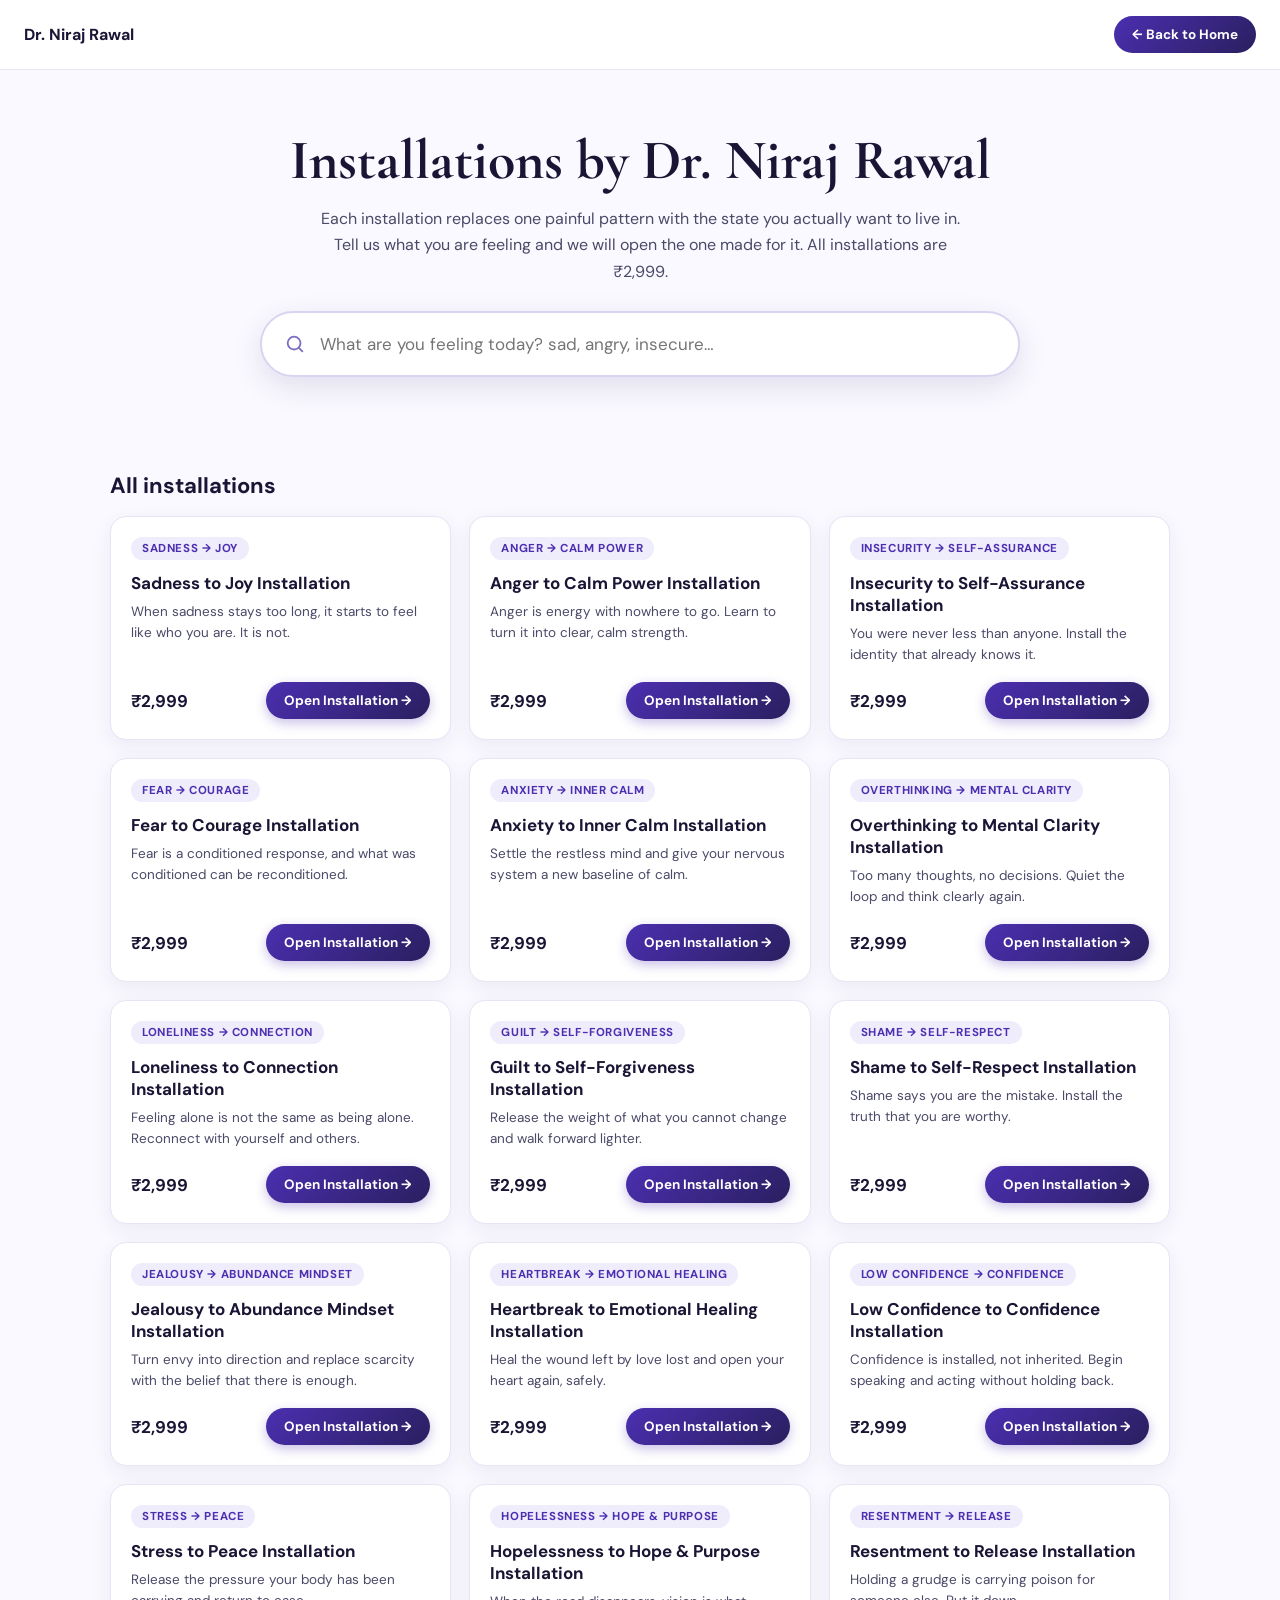
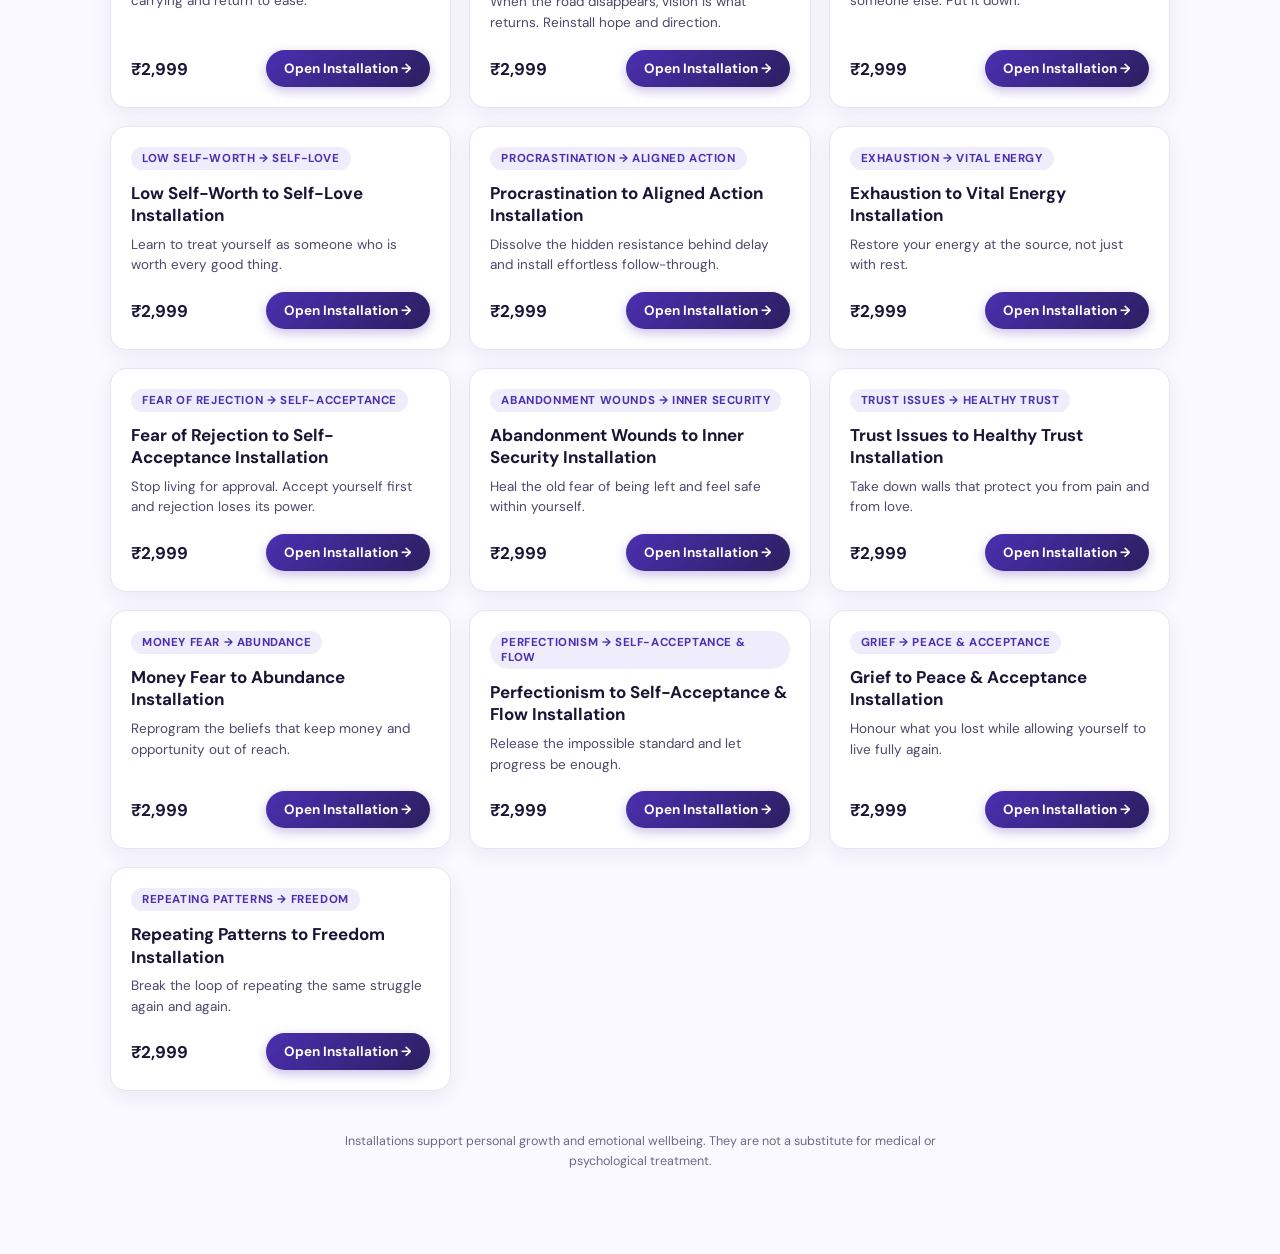
<file: installations.html>
<!DOCTYPE html>
<html lang="en">
<head>
<meta charset="UTF-8"/>
<meta name="viewport" content="width=device-width, initial-scale=1.0"/>
<title>Installations | Dr. Niraj Rawal</title>
<link rel="preconnect" href="https://fonts.googleapis.com">
<link rel="preconnect" href="https://fonts.gstatic.com" crossorigin>
<link href="https://fonts.googleapis.com/css2?family=DM+Sans:wght@400;500;600;700&family=Playfair+Display:wght@700&family=Cormorant+Garamond:wght@600&display=swap" rel="stylesheet">
<style>
*{box-sizing:border-box}
body{margin:0;font-family:'DM Sans',sans-serif;background:#faf9ff;color:#1a1535}
.top{display:flex;align-items:center;justify-content:space-between;padding:16px 24px;background:#fff;border-bottom:1px solid #e7e4f5;position:sticky;top:0;z-index:5}
.top strong{font-size:16px}
.top a{color:#fff;background:linear-gradient(135deg,#4b2fb0,#2a1f5f);text-decoration:none;font-weight:700;font-size:13.5px;padding:10px 18px;border-radius:999px}
.hero{text-align:center;padding:56px 20px 30px;max-width:900px;margin:0 auto}
.hero h1{font-family:'Cormorant Garamond',serif;font-size:clamp(34px,5.5vw,56px);margin:0 0 12px}
.hero p{max-width:640px;margin:0 auto 26px;color:#4a4a68;line-height:1.65;font-size:16px}
.bar{display:flex;align-items:center;gap:10px;background:#fff;border:2px solid #d9d4f2;border-radius:999px;padding:8px 8px 8px 22px;box-shadow:0 10px 30px rgba(42,31,95,.12);max-width:760px;margin:0 auto}
.bar:focus-within{border-color:#4b2fb0}
.bar svg{width:22px;height:22px;color:#7b6fc4;flex-shrink:0}
.bar input{flex:1;min-width:0;border:none;outline:none;font-size:17px;font-family:inherit;background:transparent;padding:12px 4px;color:#1a1535}
main{max-width:1100px;margin:0 auto;padding:10px 20px 70px}
.sec-title{font-size:22px;font-weight:700;margin:34px 0 16px}
.sec-title span{color:#4b2fb0}
.featured{display:grid;gap:22px;margin-top:20px}
.note{text-align:center;color:#6a6a88;font-size:12.5px;margin-top:40px;max-width:640px;margin-left:auto;margin-right:auto;line-height:1.6}
@media(max-width:600px){.bar{padding-left:16px}.bar input{font-size:15px}}
</style>
</head>
<body>

<div class="top">
  <strong>Dr. Niraj Rawal</strong>
  <a href="index.html">&larr; Back to Home</a>
</div>

<div class="hero">
  <h1>Installations by Dr. Niraj Rawal</h1>
  <p>Each installation replaces one painful pattern with the state you actually want to live in. Tell us what you are feeling and we will open the one made for it. All installations are ₹2,999.</p>
  <div class="bar">
    <svg viewBox="0 0 24 24" fill="none" stroke="currentColor" stroke-width="2" stroke-linecap="round"><circle cx="11" cy="11" r="7"/><path d="M20 20l-3.5-3.5"/></svg>
    <input id="q" type="text" autocomplete="off" placeholder="What are you feeling today? sad, angry, insecure…" aria-label="Search installations"/>
  </div>
</div>

<main>
  <div id="featured" class="featured"></div>
  <div id="listHead" class="sec-title"></div>
  <div id="list" class="ins-grid"></div>
  <p class="note">Installations support personal growth and emotional wellbeing. They are not a substitute for medical or psychological treatment.</p>
</main>

<script src="installations-data.js"></script>
<script>
(function () {
  var L = window.InsLib, ALL = window.INSTALLATIONS;
  var params = new URLSearchParams(location.search);
  var q = document.getElementById('q');
  var featured = document.getElementById('featured');
  var listHead = document.getElementById('listHead');
  var list = document.getElementById('list');

  function show(featuredItems, rest, label) {
    featured.innerHTML = featuredItems.map(L.detail).join('');
    listHead.innerHTML = featuredItems.length ? 'Explore all other installations' : (label || 'All installations');
    list.innerHTML = rest.map(function (i) { return L.card(i); }).join('');
  }

  function fromQuery(text) {
    if (!text.trim()) { show([], ALL); return; }
    var r = L.search(text);
    if (r.matches.length) {
      show(r.matches.slice(0, 1), ALL.filter(function (i) { return i.id !== r.matches[0].id; }));
    } else {
      show([], ALL, 'No exact match for “' + L.esc(text) + '”. Browse all installations');
    }
  }

  var id = params.get('id');
  var preset = id && ALL.filter(function (i) { return i.id === id; })[0];
  if (preset) {
    show([preset], ALL.filter(function (i) { return i.id !== preset.id; }));
  } else if (params.get('q')) {
    q.value = params.get('q');
    fromQuery(q.value);
  } else {
    show([], ALL);
  }

  q.addEventListener('input', function () { fromQuery(q.value); });
})();
</script>
</body>
</html>
</file>
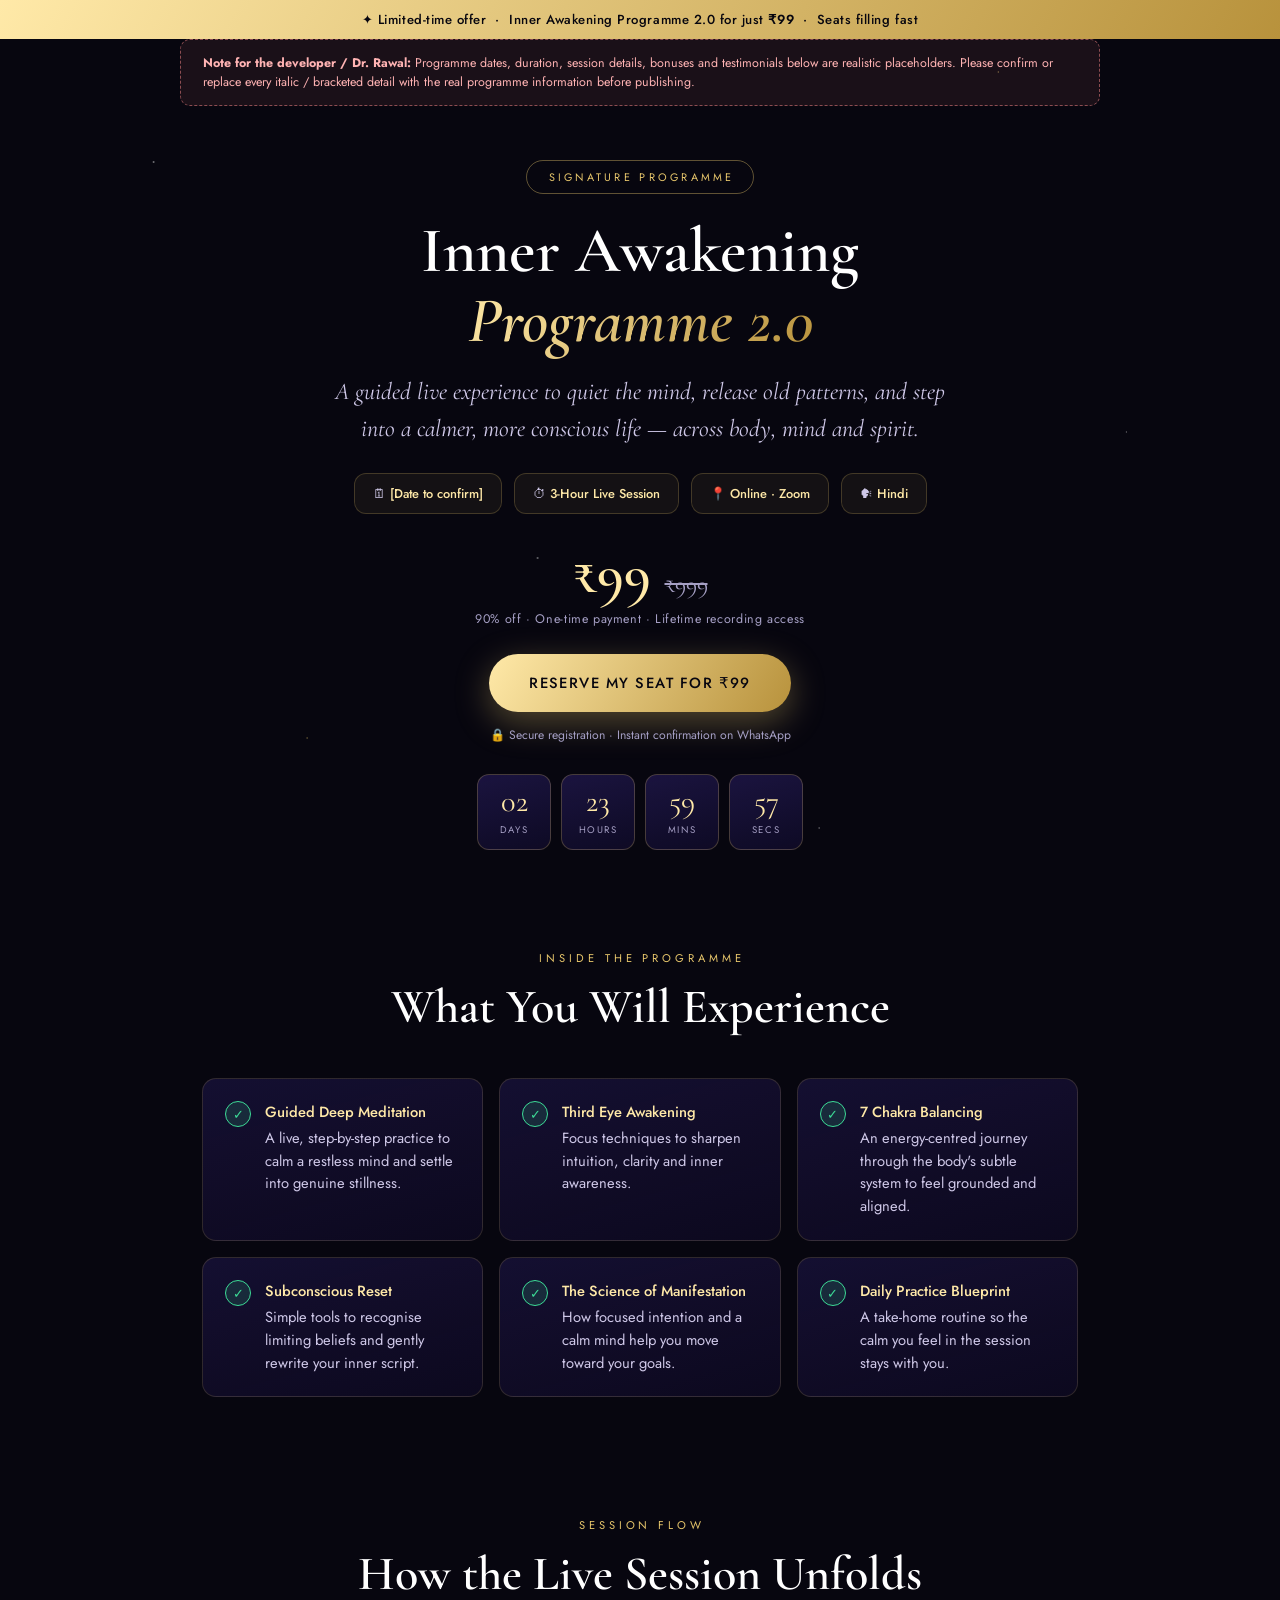
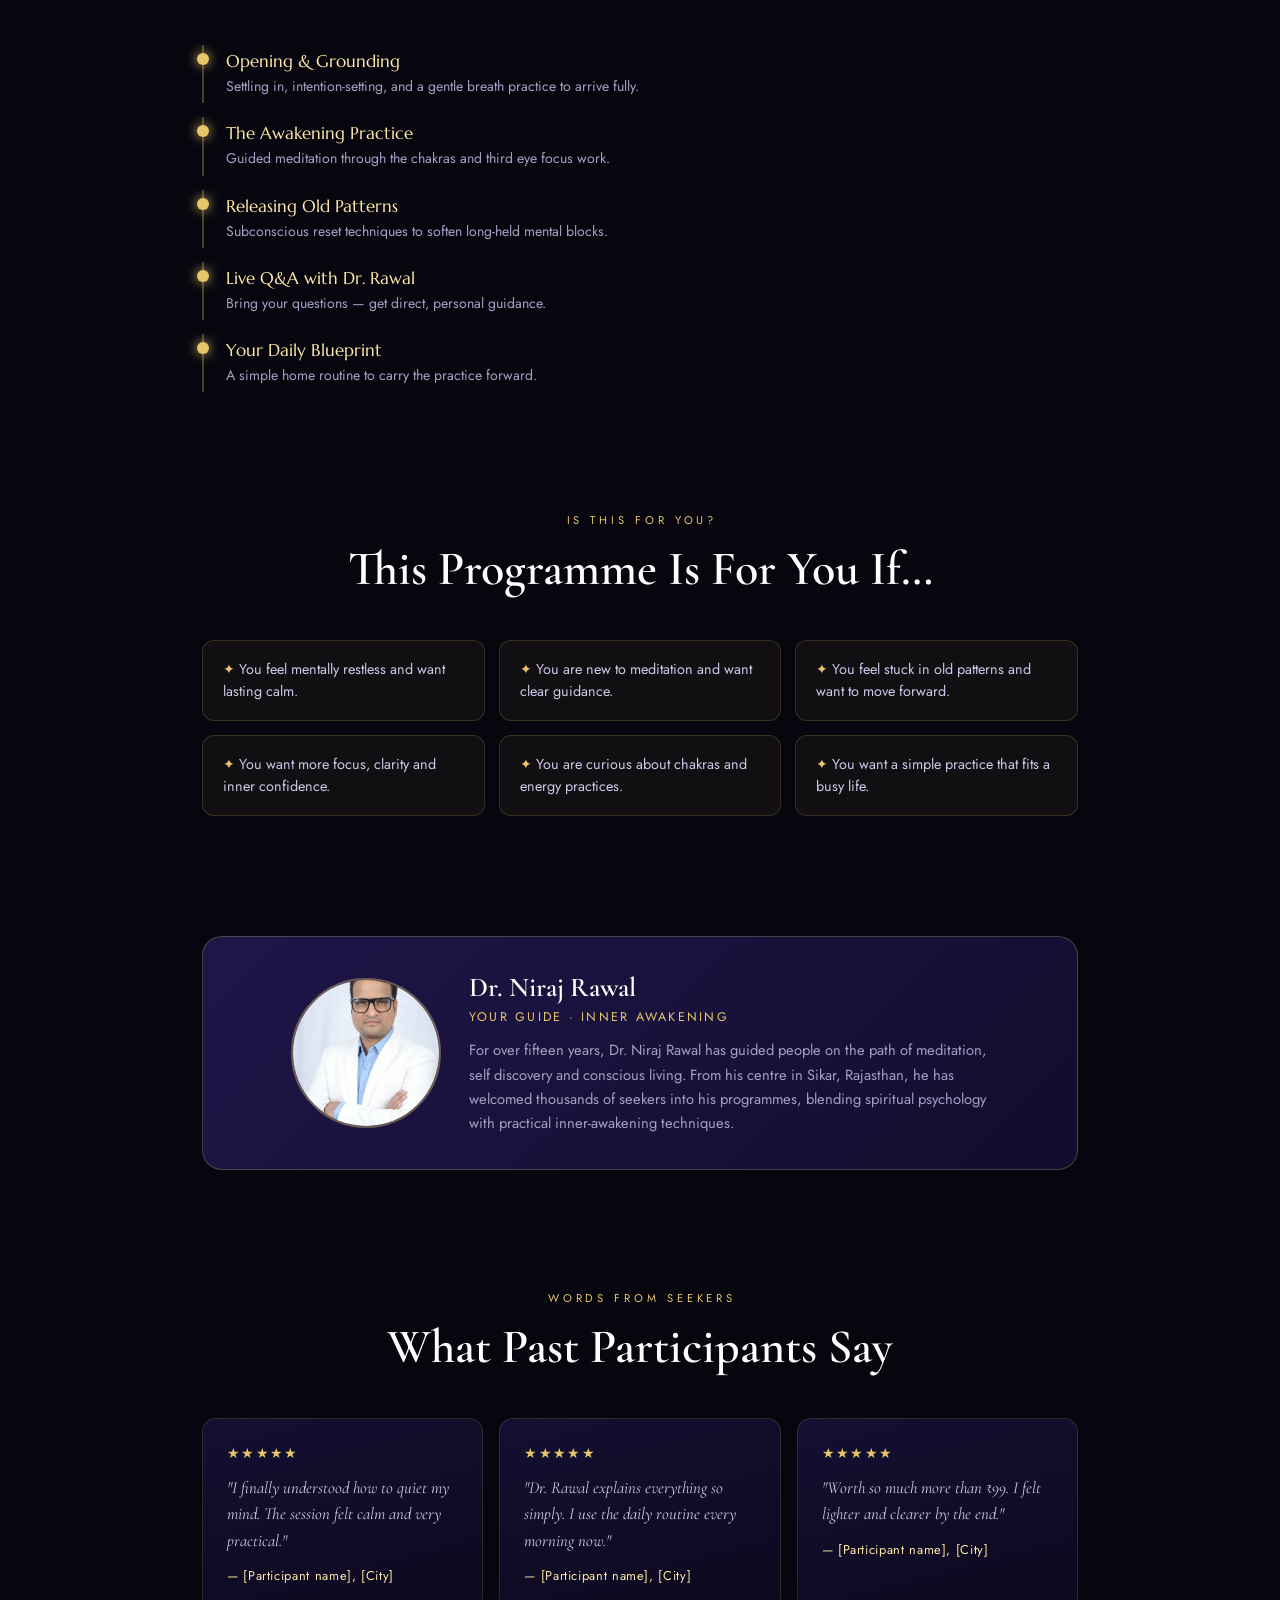
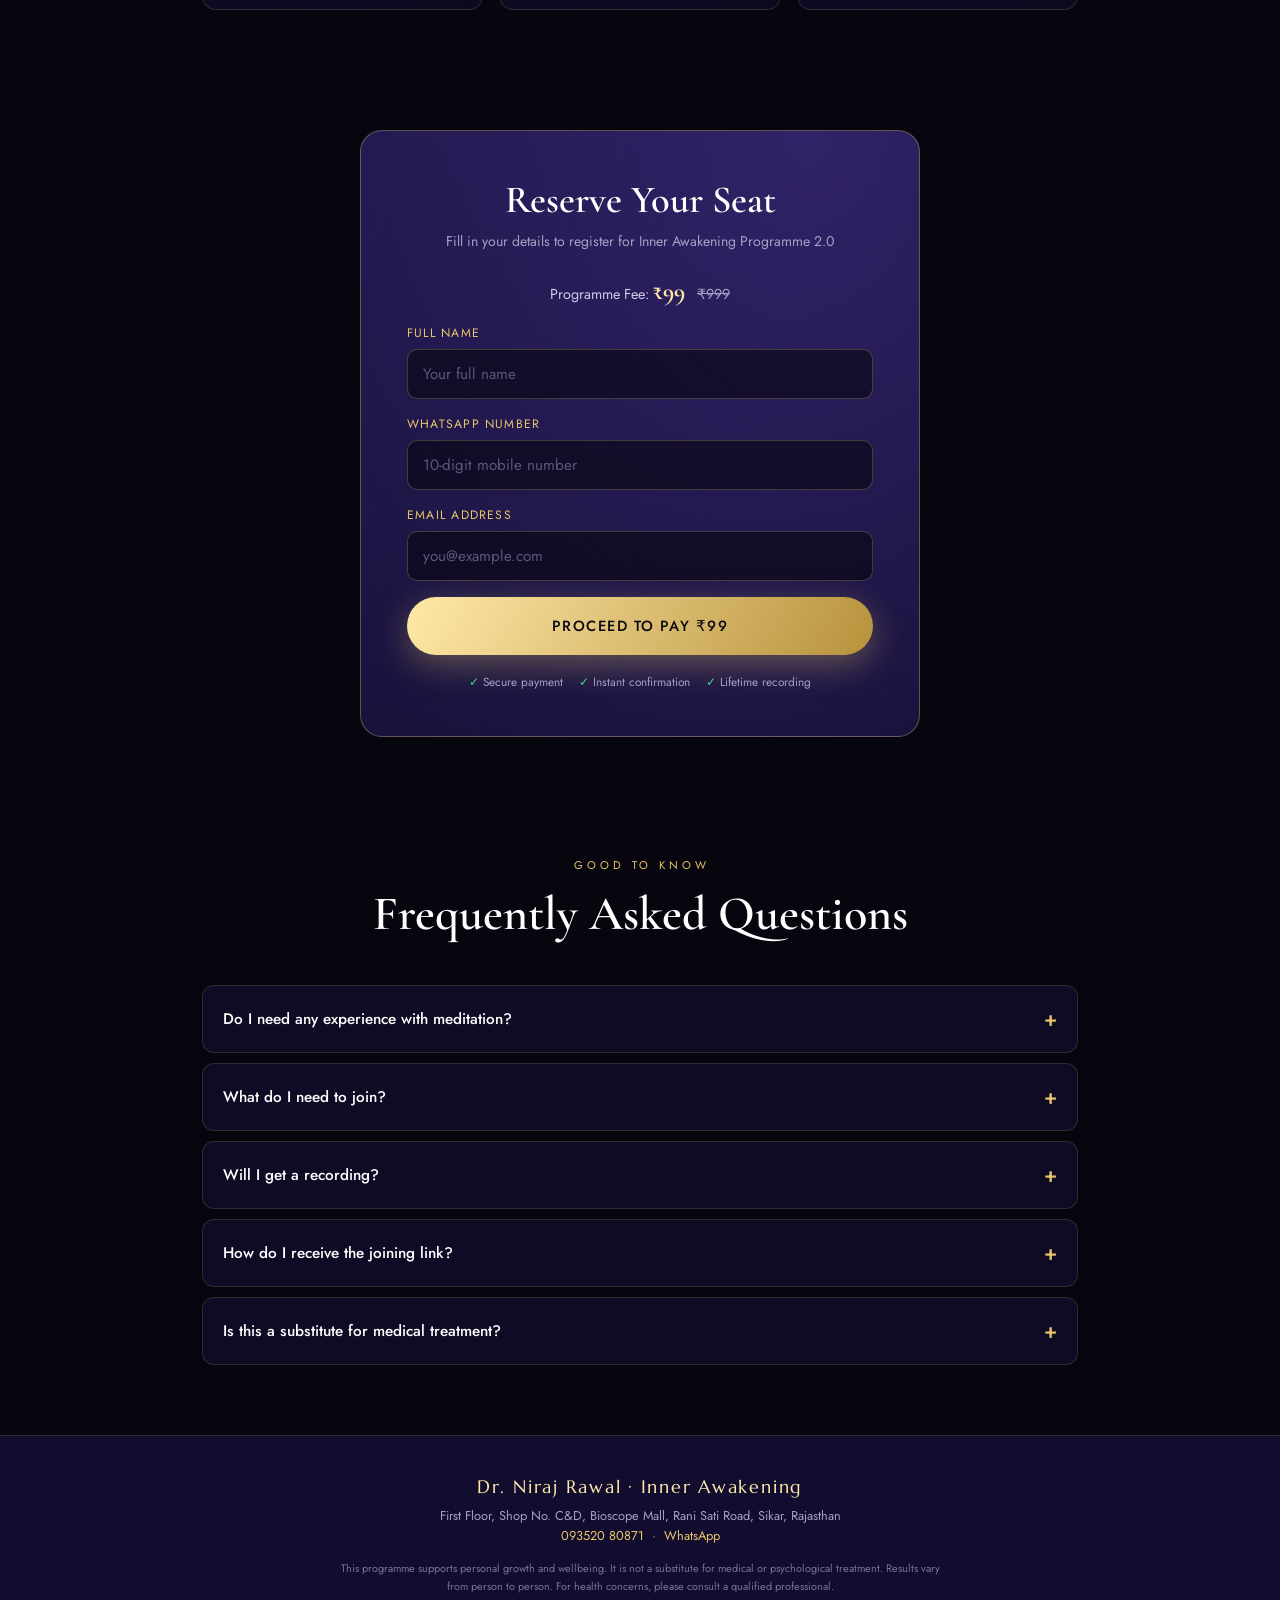
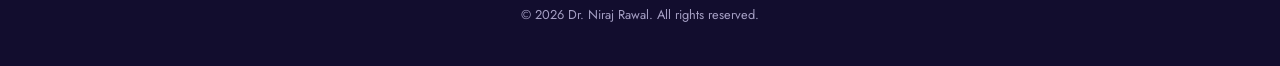
<file: programme (1).html>
<!DOCTYPE html>
<html lang="en">
<head>
<meta charset="UTF-8" />
<meta name="viewport" content="width=device-width, initial-scale=1.0" />
<title>Inner Awakening Programme 2.0 — Dr. Niraj Rawal</title>
<link rel="preconnect" href="https://fonts.googleapis.com">
<link rel="preconnect" href="https://fonts.gstatic.com" crossorigin>
<link href="https://fonts.googleapis.com/css2?family=Cormorant+Garamond:ital,wght@0,500;0,600;1,400&family=Marcellus&family=Jost:wght@300;400;500;600&display=swap" rel="stylesheet">
<style>
  :root{
    --void:#07060f; --indigo-deep:#120d2e; --indigo:#1e1648; --violet:#3a2a7a;
    --gold:#e7c66b; --gold-bright:#ffe9a8; --gold-deep:#b8923c;
    --mist:#cfc8e8; --text-soft:#a59fc4; --green:#3ddc97;
  }
  *{margin:0;padding:0;box-sizing:border-box;}
  html,body{background:var(--void);color:var(--mist);font-family:'Jost',sans-serif;overflow-x:hidden;scroll-behavior:smooth;}
  ::selection{background:var(--gold);color:var(--void);}
  img{max-width:100%;display:block;}

  /* ---------- starfield ---------- */
  .starfield{
    position:fixed;inset:0;z-index:0;pointer-events:none;
    background-image:
      radial-gradient(1.4px 1.4px at 12% 18%,rgba(255,255,255,.6),transparent),
      radial-gradient(1.2px 1.2px at 78% 8%,rgba(231,198,107,.55),transparent),
      radial-gradient(1.5px 1.5px at 42% 62%,rgba(255,255,255,.5),transparent),
      radial-gradient(1.1px 1.1px at 88% 48%,rgba(255,255,255,.45),transparent),
      radial-gradient(1.3px 1.3px at 24% 82%,rgba(231,198,107,.45),transparent),
      radial-gradient(1.2px 1.2px at 64% 92%,rgba(255,255,255,.45),transparent);
    animation:twinkle 7s ease-in-out infinite alternate;
  }
  @keyframes twinkle{from{opacity:.4;}to{opacity:.9;}}

  .wrap{position:relative;z-index:1;}

  /* ---------- announcement bar ---------- */
  .topbar{
    background:linear-gradient(120deg,var(--gold-bright),var(--gold-deep));
    color:var(--void);text-align:center;padding:10px 16px;
    font-size:.82rem;letter-spacing:.04em;font-weight:500;
  }
  .topbar b{font-weight:600;}

  /* ---------- hero ---------- */
  .hero{
    max-width:880px;margin:0 auto;padding:54px 22px 40px;text-align:center;
  }
  .badge{
    display:inline-block;border:1px solid rgba(231,198,107,.4);
    color:var(--gold);font-size:.68rem;letter-spacing:.3em;text-transform:uppercase;
    padding:8px 18px;border-radius:30px;text-indent:.3em;
  }
  .hero h1{
    font-family:'Cormorant Garamond',serif;font-weight:600;
    font-size:clamp(2.3rem,7vw,4rem);line-height:1.08;color:#fff;margin:22px 0 0;
  }
  .hero h1 em{
    font-style:italic;
    background:linear-gradient(120deg,var(--gold-bright),var(--gold-deep));
    -webkit-background-clip:text;background-clip:text;-webkit-text-fill-color:transparent;
  }
  .hero .sub{
    font-family:'Cormorant Garamond',serif;font-style:italic;
    font-size:clamp(1.1rem,2.8vw,1.5rem);color:var(--mist);
    max-width:620px;margin:18px auto 0;line-height:1.55;
  }
  .meta-row{
    display:flex;gap:12px;flex-wrap:wrap;justify-content:center;margin-top:26px;
  }
  .meta{
    background:rgba(231,198,107,.06);border:1px solid rgba(231,198,107,.22);
    border-radius:12px;padding:10px 18px;font-size:.8rem;
  }
  .meta b{color:var(--gold-bright);font-weight:500;}

  /* ---------- price + cta ---------- */
  .price-block{margin-top:32px;}
  .price{
    font-family:'Cormorant Garamond',serif;color:#fff;
    display:flex;align-items:baseline;gap:14px;justify-content:center;
  }
  .price .now{font-size:3.6rem;font-weight:600;color:var(--gold-bright);line-height:1;}
  .price .was{font-size:1.5rem;color:var(--text-soft);text-decoration:line-through;}
  .price-note{font-size:.78rem;color:var(--text-soft);margin-top:6px;letter-spacing:.05em;}

  .btn{
    font-family:'Jost',sans-serif;font-size:.92rem;letter-spacing:.1em;
    text-transform:uppercase;font-weight:500;border-radius:46px;cursor:pointer;
    text-decoration:none;display:inline-block;transition:.3s;border:none;
  }
  .btn-gold{
    background:linear-gradient(120deg,var(--gold-bright),var(--gold-deep));
    color:var(--void);padding:18px 40px;
    box-shadow:0 10px 34px rgba(231,198,107,.34);
  }
  .btn-gold:hover{transform:translateY(-3px);box-shadow:0 14px 42px rgba(231,198,107,.5);}
  .pulse{animation:pulse 2.4s ease-in-out infinite;}
  @keyframes pulse{0%,100%{box-shadow:0 10px 34px rgba(231,198,107,.34);}50%{box-shadow:0 10px 44px rgba(231,198,107,.7);}}
  .cta-wrap{margin-top:26px;}
  .reassure{margin-top:14px;font-size:.76rem;color:var(--text-soft);}

  /* ---------- countdown ---------- */
  .countdown{
    display:flex;gap:10px;justify-content:center;margin-top:30px;
  }
  .cd-box{
    background:linear-gradient(165deg,rgba(30,22,72,.85),rgba(18,13,46,.7));
    border:1px solid rgba(231,198,107,.25);border-radius:12px;
    width:74px;padding:12px 6px;
  }
  .cd-box .n{font-family:'Cormorant Garamond',serif;font-size:1.9rem;color:var(--gold-bright);line-height:1;}
  .cd-box .l{font-size:.6rem;letter-spacing:.16em;text-transform:uppercase;color:var(--text-soft);margin-top:6px;}

  /* ---------- section frame ---------- */
  section{max-width:920px;margin:0 auto;padding:60px 22px;}
  .sec-head{text-align:center;margin-bottom:42px;}
  .sec-head .kick{font-size:.7rem;letter-spacing:.35em;text-transform:uppercase;color:var(--gold);text-indent:.35em;}
  .sec-head h2{
    font-family:'Cormorant Garamond',serif;font-weight:600;
    font-size:clamp(1.9rem,5vw,3rem);color:#fff;margin-top:12px;
  }

  /* ---------- learn list ---------- */
  .learn-grid{display:grid;grid-template-columns:repeat(auto-fit,minmax(250px,1fr));gap:16px;}
  .learn{
    display:flex;gap:14px;align-items:flex-start;
    background:linear-gradient(165deg,rgba(30,22,72,.6),rgba(18,13,46,.5));
    border:1px solid rgba(231,198,107,.16);border-radius:14px;padding:22px;
  }
  .tick{
    flex:none;width:26px;height:26px;border-radius:50%;
    background:rgba(61,220,151,.14);border:1px solid var(--green);
    display:grid;place-items:center;color:var(--green);font-size:.8rem;
  }
  .learn p{font-size:.92rem;line-height:1.55;color:var(--mist);}
  .learn p b{color:var(--gold-bright);font-weight:500;display:block;margin-bottom:3px;}

  /* ---------- agenda ---------- */
  .agenda{display:flex;flex-direction:column;gap:14px;}
  .step{
    display:flex;gap:18px;align-items:flex-start;
    border-left:2px solid rgba(231,198,107,.3);padding:6px 0 6px 22px;position:relative;
  }
  .step::before{
    content:"";position:absolute;left:-7px;top:8px;width:12px;height:12px;
    border-radius:50%;background:var(--gold);box-shadow:0 0 12px var(--gold);
  }
  .step .t{font-family:'Marcellus',serif;color:var(--gold-bright);font-size:1.05rem;}
  .step .d{font-size:.88rem;color:var(--text-soft);margin-top:4px;line-height:1.5;}

  /* ---------- for-whom ---------- */
  .whom{display:grid;grid-template-columns:repeat(auto-fit,minmax(220px,1fr));gap:14px;}
  .whom div{
    background:rgba(231,198,107,.05);border:1px solid rgba(231,198,107,.18);
    border-radius:12px;padding:18px 20px;font-size:.9rem;line-height:1.5;
  }
  .whom div::before{content:"✦  ";color:var(--gold);}

  /* ---------- guide strip ---------- */
  .guide{
    display:flex;gap:28px;align-items:center;flex-wrap:wrap;justify-content:center;
    background:linear-gradient(135deg,var(--indigo),var(--indigo-deep));
    border:1px solid rgba(231,198,107,.25);border-radius:20px;padding:34px;
  }
  .guide img{
    width:150px;height:150px;object-fit:cover;border-radius:50%;
    border:2px solid rgba(231,198,107,.4);flex:none;
  }
  .guide .gt{max-width:520px;}
  .guide .gt h3{font-family:'Cormorant Garamond',serif;font-size:1.7rem;color:#fff;font-weight:600;}
  .guide .gt .role{color:var(--gold);font-size:.78rem;letter-spacing:.18em;text-transform:uppercase;margin:4px 0 12px;}
  .guide .gt p{font-size:.92rem;line-height:1.65;color:var(--text-soft);}

  /* ---------- testimonials ---------- */
  .tcards{display:grid;grid-template-columns:repeat(auto-fit,minmax(250px,1fr));gap:16px;}
  .tcard{
    background:linear-gradient(165deg,rgba(30,22,72,.6),rgba(18,13,46,.5));
    border:1px solid rgba(231,198,107,.16);border-radius:14px;padding:24px;
  }
  .stars{color:var(--gold);font-size:.85rem;letter-spacing:.1em;}
  .tcard p{font-family:'Cormorant Garamond',serif;font-style:italic;font-size:1.05rem;color:var(--mist);line-height:1.55;margin:12px 0;}
  .tcard .who{font-size:.8rem;color:var(--gold-bright);letter-spacing:.05em;}

  /* ---------- signup form ---------- */
  .signup{
    max-width:560px;margin:0 auto;
    background:
      radial-gradient(ellipse at 80% 0%,rgba(58,42,122,.7),transparent),
      linear-gradient(135deg,var(--indigo),var(--indigo-deep));
    border:1px solid rgba(231,198,107,.35);border-radius:22px;
    padding:clamp(28px,5vw,46px);
  }
  .signup h2{
    font-family:'Cormorant Garamond',serif;font-weight:600;color:#fff;
    font-size:clamp(1.7rem,4.5vw,2.4rem);text-align:center;
  }
  .signup .sform-sub{text-align:center;color:var(--text-soft);font-size:.88rem;margin:8px 0 26px;}
  .field{margin-bottom:16px;}
  .field label{display:block;font-size:.76rem;letter-spacing:.1em;text-transform:uppercase;color:var(--gold);margin-bottom:7px;}
  .field input{
    width:100%;background:rgba(7,6,15,.6);border:1px solid rgba(231,198,107,.25);
    border-radius:10px;padding:13px 15px;color:#fff;font-family:'Jost',sans-serif;font-size:.95rem;
    transition:.25s;
  }
  .field input:focus{outline:none;border-color:var(--gold);box-shadow:0 0 0 3px rgba(231,198,107,.12);}
  .field input::placeholder{color:#5d567e;}
  .err{color:#ff8b8b;font-size:.74rem;margin-top:5px;display:none;}
  .field.invalid .err{display:block;}
  .field.invalid input{border-color:#ff8b8b;}
  .form-price{
    text-align:center;margin:6px 0 18px;font-size:.9rem;color:var(--mist);
  }
  .form-price b{color:var(--gold-bright);font-size:1.5rem;font-family:'Cormorant Garamond',serif;}
  .form-price s{color:var(--text-soft);margin-left:8px;}
  .signup .btn-gold{width:100%;text-align:center;}
  .trust-row{
    display:flex;gap:16px;justify-content:center;flex-wrap:wrap;
    margin-top:18px;font-size:.74rem;color:var(--text-soft);
  }
  .trust-row span::before{content:"✓ ";color:var(--green);}

  /* success state */
  .success{display:none;text-align:center;}
  .success.show{display:block;}
  .signup.done .sform{display:none;}
  .success .ring{
    width:78px;height:78px;border-radius:50%;margin:0 auto 18px;
    background:rgba(61,220,151,.12);border:2px solid var(--green);
    display:grid;place-items:center;color:var(--green);font-size:2rem;
  }
  .success h2{margin-bottom:10px;}
  .success p{color:var(--text-soft);font-size:.92rem;line-height:1.6;}
  .success .wa{
    display:inline-block;margin-top:20px;background:#25d366;color:#04210f;
    padding:13px 26px;border-radius:40px;text-decoration:none;font-weight:600;
    font-size:.88rem;letter-spacing:.04em;
  }

  /* ---------- faq ---------- */
  .faq-item{
    border:1px solid rgba(231,198,107,.16);border-radius:12px;
    margin-bottom:10px;overflow:hidden;background:rgba(30,22,72,.4);
  }
  .faq-q{
    width:100%;text-align:left;background:none;border:none;cursor:pointer;
    color:#fff;font-family:'Jost',sans-serif;font-size:.96rem;font-weight:500;
    padding:18px 20px;display:flex;justify-content:space-between;gap:14px;align-items:center;
  }
  .faq-q .plus{color:var(--gold);font-size:1.3rem;flex:none;transition:.3s;}
  .faq-item.open .plus{transform:rotate(45deg);}
  .faq-a{max-height:0;overflow:hidden;transition:max-height .35s ease;}
  .faq-a p{padding:0 20px 18px;color:var(--text-soft);font-size:.9rem;line-height:1.6;}

  /* ---------- footer ---------- */
  footer{
    border-top:1px solid rgba(231,198,107,.14);background:var(--indigo-deep);
    text-align:center;padding:40px 22px;position:relative;z-index:1;
  }
  footer .fname{font-family:'Marcellus',serif;color:var(--gold-bright);font-size:1.1rem;letter-spacing:.1em;}
  footer p{font-size:.8rem;color:var(--text-soft);margin-top:8px;line-height:1.6;}
  footer a{color:var(--gold);text-decoration:none;}
  .disclaimer{font-size:.68rem;opacity:.7;max-width:620px;margin:14px auto 0;}

  /* ---------- sticky mobile cta ---------- */
  .sticky-cta{
    position:fixed;left:0;right:0;bottom:0;z-index:50;
    background:linear-gradient(180deg,rgba(7,6,15,0),var(--void) 40%);
    padding:14px 16px;display:none;
  }
  .sticky-cta .btn-gold{width:100%;text-align:center;padding:15px;}
  @media(max-width:680px){.sticky-cta{display:block;}}

  /* placeholder note (remove before launch) */
  .ph-note{
    max-width:920px;margin:0 auto;padding:14px 22px;
    background:rgba(255,139,139,.08);border:1px dashed rgba(255,139,139,.5);
    border-radius:10px;color:#ffb3b3;font-size:.78rem;line-height:1.5;
  }
</style>
</head>
<body>

  <div class="starfield"></div>

  <div class="wrap">

    <!-- announcement -->
    <div class="topbar">
      ✦ Limited-time offer &nbsp;·&nbsp; Inner Awakening Programme 2.0 for just <b>₹99</b> &nbsp;·&nbsp; Seats filling fast
    </div>

    <!-- DEV NOTE: delete this block before going live -->
    <div class="ph-note">
      <b>Note for the developer / Dr. Rawal:</b> Programme dates, duration, session details,
      bonuses and testimonials below are realistic placeholders. Please confirm or replace
      every italic / bracketed detail with the real programme information before publishing.
    </div>

    <!-- ===================== HERO ===================== -->
    <header class="hero">
      <span class="badge">Signature Programme</span>
      <h1>Inner Awakening<br><em>Programme 2.0</em></h1>
      <p class="sub">A guided live experience to quiet the mind, release old patterns, and step into a calmer, more conscious life — across body, mind and spirit.</p>

      <div class="meta-row">
        <div class="meta">🗓 <b>[Date to confirm]</b></div>
        <div class="meta">⏱ <b>3-Hour Live Session</b></div>
        <div class="meta">📍 <b>Online · Zoom</b></div>
        <div class="meta">🗣 <b>Hindi</b></div>
      </div>

      <div class="price-block">
        <div class="price">
          <span class="now">₹99</span>
          <span class="was">₹999</span>
        </div>
        <div class="price-note">90% off · One-time payment · Lifetime recording access</div>
      </div>

      <div class="cta-wrap">
        <a href="#register" class="btn btn-gold pulse">Reserve My Seat for ₹99</a>
        <div class="reassure">🔒 Secure registration · Instant confirmation on WhatsApp</div>
      </div>

      <div class="countdown" id="countdown">
        <div class="cd-box"><div class="n" id="cd-d">00</div><div class="l">Days</div></div>
        <div class="cd-box"><div class="n" id="cd-h">00</div><div class="l">Hours</div></div>
        <div class="cd-box"><div class="n" id="cd-m">00</div><div class="l">Mins</div></div>
        <div class="cd-box"><div class="n" id="cd-s">00</div><div class="l">Secs</div></div>
      </div>
    </header>

    <!-- ===================== WHAT YOU LEARN ===================== -->
    <section>
      <div class="sec-head">
        <div class="kick">Inside the Programme</div>
        <h2>What You Will Experience</h2>
      </div>
      <div class="learn-grid">
        <div class="learn">
          <div class="tick">✓</div>
          <p><b>Guided Deep Meditation</b>A live, step-by-step practice to calm a restless mind and settle into genuine stillness.</p>
        </div>
        <div class="learn">
          <div class="tick">✓</div>
          <p><b>Third Eye Awakening</b>Focus techniques to sharpen intuition, clarity and inner awareness.</p>
        </div>
        <div class="learn">
          <div class="tick">✓</div>
          <p><b>7 Chakra Balancing</b>An energy-centred journey through the body's subtle system to feel grounded and aligned.</p>
        </div>
        <div class="learn">
          <div class="tick">✓</div>
          <p><b>Subconscious Reset</b>Simple tools to recognise limiting beliefs and gently rewrite your inner script.</p>
        </div>
        <div class="learn">
          <div class="tick">✓</div>
          <p><b>The Science of Manifestation</b>How focused intention and a calm mind help you move toward your goals.</p>
        </div>
        <div class="learn">
          <div class="tick">✓</div>
          <p><b>Daily Practice Blueprint</b>A take-home routine so the calm you feel in the session stays with you.</p>
        </div>
      </div>
    </section>

    <!-- ===================== AGENDA ===================== -->
    <section>
      <div class="sec-head">
        <div class="kick">Session Flow</div>
        <h2>How the Live Session Unfolds</h2>
      </div>
      <div class="agenda">
        <div class="step">
          <div>
            <div class="t">Opening &amp; Grounding</div>
            <div class="d">Settling in, intention-setting, and a gentle breath practice to arrive fully.</div>
          </div>
        </div>
        <div class="step">
          <div>
            <div class="t">The Awakening Practice</div>
            <div class="d">Guided meditation through the chakras and third eye focus work.</div>
          </div>
        </div>
        <div class="step">
          <div>
            <div class="t">Releasing Old Patterns</div>
            <div class="d">Subconscious reset techniques to soften long-held mental blocks.</div>
          </div>
        </div>
        <div class="step">
          <div>
            <div class="t">Live Q&amp;A with Dr. Rawal</div>
            <div class="d">Bring your questions — get direct, personal guidance.</div>
          </div>
        </div>
        <div class="step">
          <div>
            <div class="t">Your Daily Blueprint</div>
            <div class="d">A simple home routine to carry the practice forward.</div>
          </div>
        </div>
      </div>
    </section>

    <!-- ===================== FOR WHOM ===================== -->
    <section>
      <div class="sec-head">
        <div class="kick">Is This For You?</div>
        <h2>This Programme Is For You If…</h2>
      </div>
      <div class="whom">
        <div>You feel mentally restless and want lasting calm.</div>
        <div>You are new to meditation and want clear guidance.</div>
        <div>You feel stuck in old patterns and want to move forward.</div>
        <div>You want more focus, clarity and inner confidence.</div>
        <div>You are curious about chakras and energy practices.</div>
        <div>You want a simple practice that fits a busy life.</div>
      </div>
    </section>

    <!-- ===================== GUIDE ===================== -->
    <section>
      <div class="guide">
        <img src="dr-niraj.png" alt="Dr. Niraj Rawal" />
        <div class="gt">
          <h3>Dr. Niraj Rawal</h3>
          <div class="role">Your Guide · Inner Awakening</div>
          <p>For over fifteen years, Dr. Niraj Rawal has guided people on the path of meditation, self discovery and conscious living. From his centre in Sikar, Rajasthan, he has welcomed thousands of seekers into his programmes, blending spiritual psychology with practical inner-awakening techniques.</p>
        </div>
      </div>
    </section>

    <!-- ===================== TESTIMONIALS ===================== -->
    <section>
      <div class="sec-head">
        <div class="kick">Words From Seekers</div>
        <h2>What Past Participants Say</h2>
      </div>
      <div class="tcards">
        <div class="tcard">
          <div class="stars">★★★★★</div>
          <p>"I finally understood how to quiet my mind. The session felt calm and very practical."</p>
          <div class="who">— [Participant name], [City]</div>
        </div>
        <div class="tcard">
          <div class="stars">★★★★★</div>
          <p>"Dr. Rawal explains everything so simply. I use the daily routine every morning now."</p>
          <div class="who">— [Participant name], [City]</div>
        </div>
        <div class="tcard">
          <div class="stars">★★★★★</div>
          <p>"Worth so much more than ₹99. I felt lighter and clearer by the end."</p>
          <div class="who">— [Participant name], [City]</div>
        </div>
      </div>
    </section>

    <!-- ===================== SIGNUP FORM ===================== -->
    <section id="register">
      <div class="signup" id="signupCard">

        <div class="sform">
          <h2>Reserve Your Seat</h2>
          <p class="sform-sub">Fill in your details to register for Inner Awakening Programme 2.0</p>

          <div class="form-price">
            Programme Fee: <b>₹99</b> <s>₹999</s>
          </div>

          <div class="field" id="f-name">
            <label for="name">Full Name</label>
            <input type="text" id="name" placeholder="Your full name" />
            <div class="err">Please enter your name.</div>
          </div>

          <div class="field" id="f-phone">
            <label for="phone">WhatsApp Number</label>
            <input type="tel" id="phone" placeholder="10-digit mobile number" maxlength="10" />
            <div class="err">Please enter a valid 10-digit number.</div>
          </div>

          <div class="field" id="f-email">
            <label for="email">Email Address</label>
            <input type="email" id="email" placeholder="you@example.com" />
            <div class="err">Please enter a valid email address.</div>
          </div>

          <button class="btn btn-gold" id="submitBtn">Proceed to Pay ₹99</button>

          <div class="trust-row">
            <span>Secure payment</span>
            <span>Instant confirmation</span>
            <span>Lifetime recording</span>
          </div>
        </div>

        <div class="success" id="successBox">
          <div class="ring">✓</div>
          <h2>Seat Reserved!</h2>
          <p>Thank you, <b id="successName">friend</b>. Your details are saved.<br>
          To confirm your seat, complete the ₹99 payment and our team will message you the joining link on WhatsApp.</p>
          <a class="wa" id="waLink" href="#" target="_blank" rel="noopener">Confirm on WhatsApp →</a>
        </div>

      </div>
    </section>

    <!-- ===================== FAQ ===================== -->
    <section>
      <div class="sec-head">
        <div class="kick">Good to Know</div>
        <h2>Frequently Asked Questions</h2>
      </div>

      <div class="faq-item">
        <button class="faq-q">Do I need any experience with meditation? <span class="plus">+</span></button>
        <div class="faq-a"><p>Not at all. The programme is designed for complete beginners as well as those who already practise. Everything is guided step by step.</p></div>
      </div>
      <div class="faq-item">
        <button class="faq-q">What do I need to join? <span class="plus">+</span></button>
        <div class="faq-a"><p>Just a phone or laptop with internet, a quiet space, and a willingness to participate. The session is held live on Zoom.</p></div>
      </div>
      <div class="faq-item">
        <button class="faq-q">Will I get a recording? <span class="plus">+</span></button>
        <div class="faq-a"><p>Yes. All registered participants receive lifetime access to the session recording, so you can revisit the practices anytime.</p></div>
      </div>
      <div class="faq-item">
        <button class="faq-q">How do I receive the joining link? <span class="plus">+</span></button>
        <div class="faq-a"><p>After you register and complete the ₹99 payment, the joining link and reminders are sent to you on WhatsApp and email.</p></div>
      </div>
      <div class="faq-item">
        <button class="faq-q">Is this a substitute for medical treatment? <span class="plus">+</span></button>
        <div class="faq-a"><p>No. This is a meditation and personal-growth programme for wellbeing. It is not medical or psychological treatment. For any health concern, please consult a qualified professional.</p></div>
      </div>
    </section>

    <!-- ===================== FOOTER ===================== -->
    <footer>
      <div class="fname">Dr. Niraj Rawal · Inner Awakening</div>
      <p>First Floor, Shop No. C&amp;D, Bioscope Mall, Rani Sati Road, Sikar, Rajasthan<br>
      <a href="tel:09352080871">093520 80871</a> &nbsp;·&nbsp;
      <a href="https://wa.me/919352080871">WhatsApp</a></p>
      <p class="disclaimer">This programme supports personal growth and wellbeing. It is not a substitute for medical or psychological treatment. Results vary from person to person. For health concerns, please consult a qualified professional.</p>
      <p style="margin-top:10px;">© 2026 Dr. Niraj Rawal. All rights reserved.</p>
    </footer>

  </div>

  <!-- sticky mobile cta -->
  <div class="sticky-cta">
    <a href="#register" class="btn btn-gold">Reserve My Seat · ₹99</a>
  </div>

<script>
  /* ---------- countdown (48h from first visit feel; here fixed 3 days) ---------- */
  const deadline = new Date().getTime() + 3*24*60*60*1000;
  function tick(){
    const now=new Date().getTime();
    let diff=deadline-now; if(diff<0)diff=0;
    const d=Math.floor(diff/(1000*60*60*24));
    const h=Math.floor((diff%(1000*60*60*24))/(1000*60*60));
    const m=Math.floor((diff%(1000*60*60))/(1000*60));
    const s=Math.floor((diff%(1000*60))/1000);
    document.getElementById('cd-d').textContent=String(d).padStart(2,'0');
    document.getElementById('cd-h').textContent=String(h).padStart(2,'0');
    document.getElementById('cd-m').textContent=String(m).padStart(2,'0');
    document.getElementById('cd-s').textContent=String(s).padStart(2,'0');
  }
  tick(); setInterval(tick,1000);

  /* ---------- faq accordion ---------- */
  document.querySelectorAll('.faq-q').forEach(q=>{
    q.addEventListener('click',()=>{
      const item=q.parentElement;
      const ans=item.querySelector('.faq-a');
      const open=item.classList.contains('open');
      document.querySelectorAll('.faq-item').forEach(i=>{
        i.classList.remove('open');
        i.querySelector('.faq-a').style.maxHeight=null;
      });
      if(!open){
        item.classList.add('open');
        ans.style.maxHeight=ans.scrollHeight+'px';
      }
    });
  });

  /* ---------- form validation + submit ---------- */
  const card=document.getElementById('signupCard');
  const btn=document.getElementById('submitBtn');

  function setErr(id,bad){
    document.getElementById(id).classList.toggle('invalid',bad);
  }

  btn.addEventListener('click',()=>{
    const name=document.getElementById('name').value.trim();
    const phone=document.getElementById('phone').value.trim();
    const email=document.getElementById('email').value.trim();

    const nameBad=name.length<2;
    const phoneBad=!/^[6-9]\d{9}$/.test(phone);
    const emailBad=!/^[^\s@]+@[^\s@]+\.[^\s@]+$/.test(email);

    setErr('f-name',nameBad);
    setErr('f-phone',phoneBad);
    setErr('f-email',emailBad);

    if(nameBad||phoneBad||emailBad) return;

    /* -------------------------------------------------------------
       TO MAKE THIS LIVE, connect ONE of these here:
       1) A payment link  -> window.location = 'https://rzp.io/your-link';
       2) Save the lead   -> fetch() to a Google Sheet / form endpoint
       Right now it just shows a confirmation + WhatsApp handoff.
    --------------------------------------------------------------*/

    document.getElementById('successName').textContent=name;
    const msg=encodeURIComponent(
      'Hello, I just registered for the Inner Awakening Programme 2.0 (₹99).\n'+
      'Name: '+name+'\nPhone: '+phone+'\nEmail: '+email
    );
    document.getElementById('waLink').href='https://wa.me/919352080871?text='+msg;

    card.classList.add('done');
    document.getElementById('successBox').classList.add('show');
    document.getElementById('register').scrollIntoView({behavior:'smooth'});
  });

  /* numbers only in phone field */
  document.getElementById('phone').addEventListener('input',e=>{
    e.target.value=e.target.value.replace(/\D/g,'');
  });
</script>
</body>
</html>
</file>
